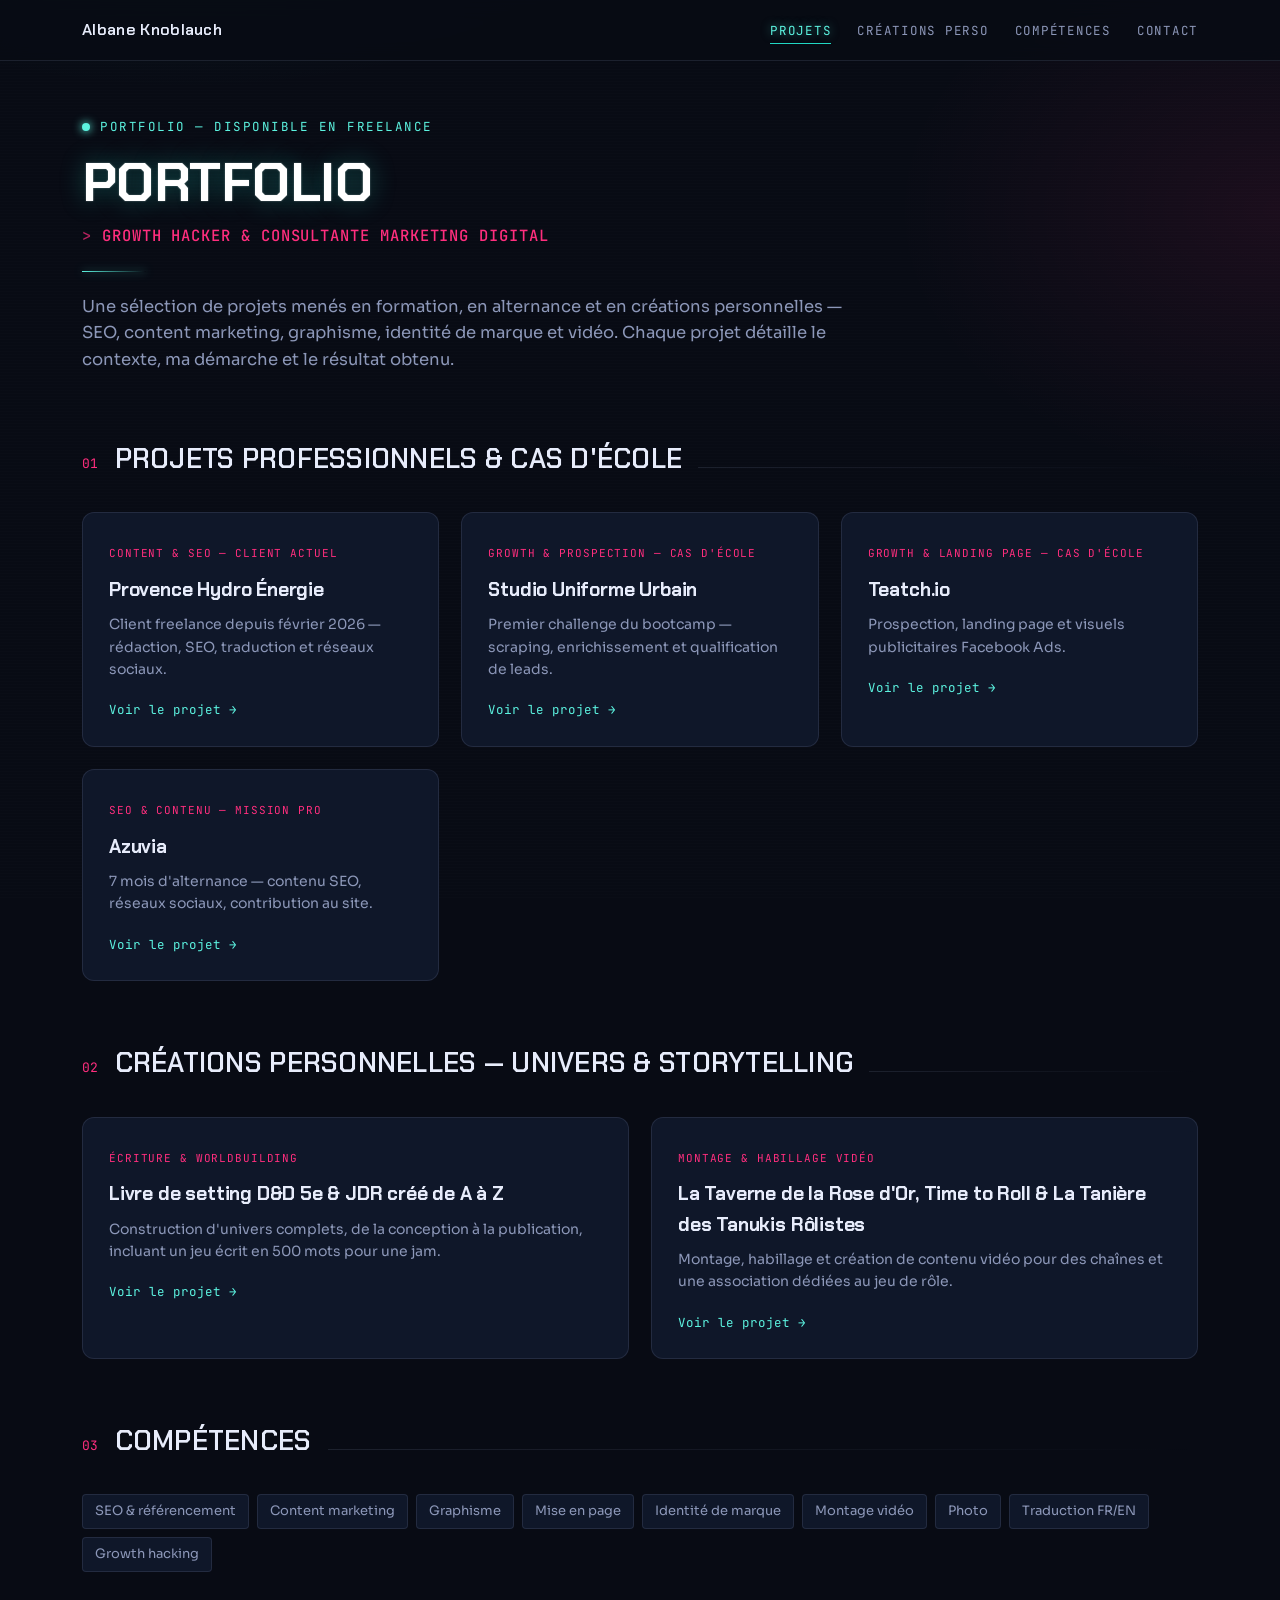
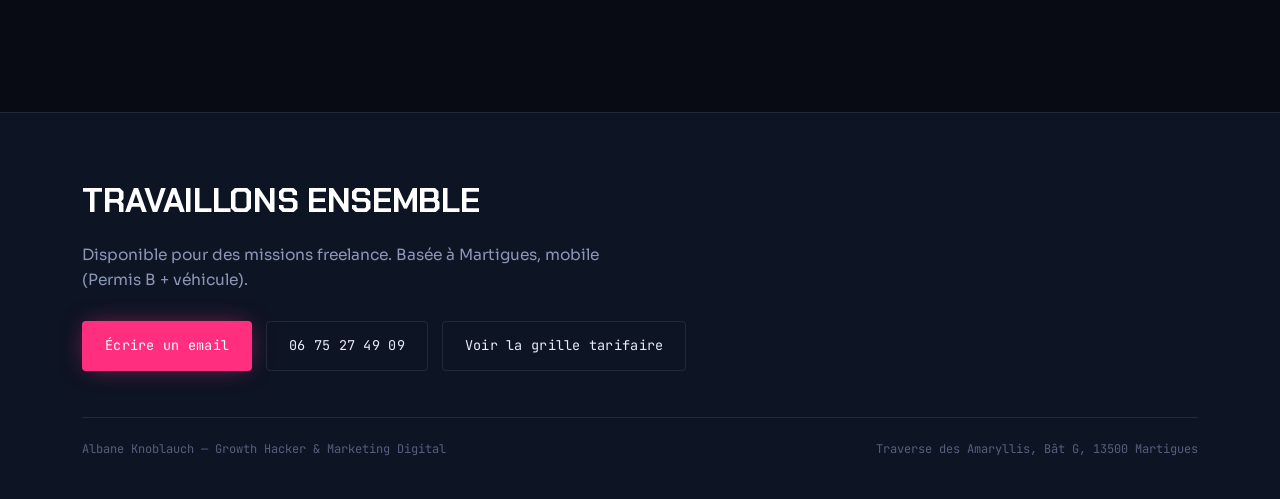
<file: index.html>
<!DOCTYPE html>
<html lang="fr">
<head>
<meta charset="UTF-8">
<meta name="viewport" content="width=device-width, initial-scale=1.0">
<title>Albane Knoblauch — Portfolio</title>
<link rel="preconnect" href="https://fonts.googleapis.com">
<link rel="preconnect" href="https://fonts.gstatic.com" crossorigin>
<link href="https://fonts.googleapis.com/css2?family=Chakra+Petch:wght@400;500;600;700&family=Sora:wght@400;500;600;700;800&family=JetBrains+Mono:wght@400;500;600&display=swap" rel="stylesheet">
<link rel="stylesheet" href="styles.css">
</head>
<body>

<nav class="sitenav">
  <div class="sitenav-inner">
    <a class="nav-name" href="index.html">Albane Knoblauch</a>
    <ul class="nav-links">
      <li><a href="#projets" class="active">Projets</a></li>
      <li><a href="#creations">Créations perso</a></li>
      <li><a href="#competences">Compétences</a></li>
      <li><a href="#contact">Contact</a></li>
    </ul>
  </div>
</nav>

<div class="shell">

  <header class="reveal" style="margin-bottom:64px;">
    <div class="eyebrow"><span class="status-dot"></span>Portfolio — Disponible en freelance</div>
    <h1 class="name">Portfolio</h1>
    <div class="role">Growth Hacker &amp; Consultante Marketing Digital</div>
    <div class="hero-rule"></div>
    <p class="bio">Une sélection de projets menés en formation, en alternance et en créations personnelles — SEO, content marketing, graphisme, identité de marque et vidéo. Chaque projet détaille le contexte, ma démarche et le résultat obtenu.</p>
  </header>

  <section class="section" id="projets">
    <div class="section-head reveal">
      <span class="section-num mono">01</span>
      <h2>Projets professionnels &amp; cas d'école</h2>
      <span class="section-line"></span>
    </div>
    <div class="project-grid reveal">

      <a class="project-card" href="projets/provence-hydro-energie.html">
        <span class="tag">Content &amp; SEO — Client actuel</span>
        <h3>Provence Hydro Énergie</h3>
        <p>Client freelance depuis février 2026 — rédaction, SEO, traduction et réseaux sociaux.</p>
        <span class="arrow">Voir le projet →</span>
      </a>

      <a class="project-card" href="projets/studio-uniforme-urbain.html">
        <span class="tag">Growth &amp; prospection — Cas d'école</span>
        <h3>Studio Uniforme Urbain</h3>
        <p>Premier challenge du bootcamp — scraping, enrichissement et qualification de leads.</p>
        <span class="arrow">Voir le projet →</span>
      </a>

      <a class="project-card" href="projets/teach-io.html">
        <span class="tag">Growth &amp; landing page — Cas d'école</span>
        <h3>Teatch.io</h3>
        <p>Prospection, landing page et visuels publicitaires Facebook Ads.</p>
        <span class="arrow">Voir le projet →</span>
      </a>

      <a class="project-card" href="projets/azuvia.html">
        <span class="tag">SEO &amp; contenu — Mission pro</span>
        <h3>Azuvia</h3>
        <p>7 mois d'alternance — contenu SEO, réseaux sociaux, contribution au site.</p>
        <span class="arrow">Voir le projet →</span>
      </a>

    </div>
  </section>

  <section class="section" id="creations">
    <div class="section-head reveal">
      <span class="section-num mono">02</span>
      <h2>Créations personnelles — univers &amp; storytelling</h2>
      <span class="section-line"></span>
    </div>
    <div class="project-grid reveal">

      <a class="project-card" href="projets/jdr-univers.html">
        <span class="tag">Écriture &amp; worldbuilding</span>
        <h3>Livre de setting D&amp;D 5e &amp; JDR créé de A à Z</h3>
        <p>Construction d'univers complets, de la conception à la publication, incluant un jeu écrit en 500 mots pour une jam.</p>
        <span class="arrow">Voir le projet →</span>
      </a>

      <a class="project-card" href="projets/video-jdr.html">
        <span class="tag">Montage &amp; habillage vidéo</span>
        <h3>La Taverne de la Rose d'Or, Time to Roll &amp; La Tanière des Tanukis Rôlistes</h3>
        <p>Montage, habillage et création de contenu vidéo pour des chaînes et une association dédiées au jeu de rôle.</p>
        <span class="arrow">Voir le projet →</span>
      </a>

    </div>
  </section>

  <section class="section" id="competences">
    <div class="section-head reveal">
      <span class="section-num mono">03</span>
      <h2>Compétences</h2>
      <span class="section-line"></span>
    </div>
    <div class="pill-list reveal">
      <span class="pill">SEO &amp; référencement</span>
      <span class="pill">Content marketing</span>
      <span class="pill">Graphisme</span>
      <span class="pill">Mise en page</span>
      <span class="pill">Identité de marque</span>
      <span class="pill">Montage vidéo</span>
      <span class="pill">Photo</span>
      <span class="pill">Traduction FR/EN</span>
      <span class="pill">Growth hacking</span>
    </div>
  </section>

</div>

<footer id="contact">
  <div class="footer-inner">
    <h2>Travaillons ensemble</h2>
    <p class="lead">Disponible pour des missions freelance. Basée à Martigues, mobile (Permis B + véhicule).</p>
    <div class="footer-actions">
      <a class="btn btn-primary" href="mailto:albane.lobreau@gmail.com">Écrire un email</a>
      <a class="btn btn-ghost" href="tel:+33675274909">06 75 27 49 09</a>
      <a class="btn btn-ghost" href="[LIEN_GRILLE_TARIFAIRE]">Voir la grille tarifaire</a>
    </div>
    <div class="footer-bottom">
      <span>Albane Knoblauch — Growth Hacker &amp; Marketing Digital</span>
      <span>Traverse des Amaryllis, Bât G, 13500 Martigues</span>
    </div>
  </div>
</footer>

<script>
const revealEls = document.querySelectorAll('.reveal');
if('IntersectionObserver' in window){
  const io = new IntersectionObserver((entries)=>{
    entries.forEach(e=>{ if(e.isIntersecting){ e.target.classList.add('in-view'); io.unobserve(e.target); } });
  }, {threshold:0.12});
  revealEls.forEach(el=> io.observe(el));
} else {
  revealEls.forEach(el=> el.classList.add('in-view'));
}
</script>
</body>
</html>
</file>
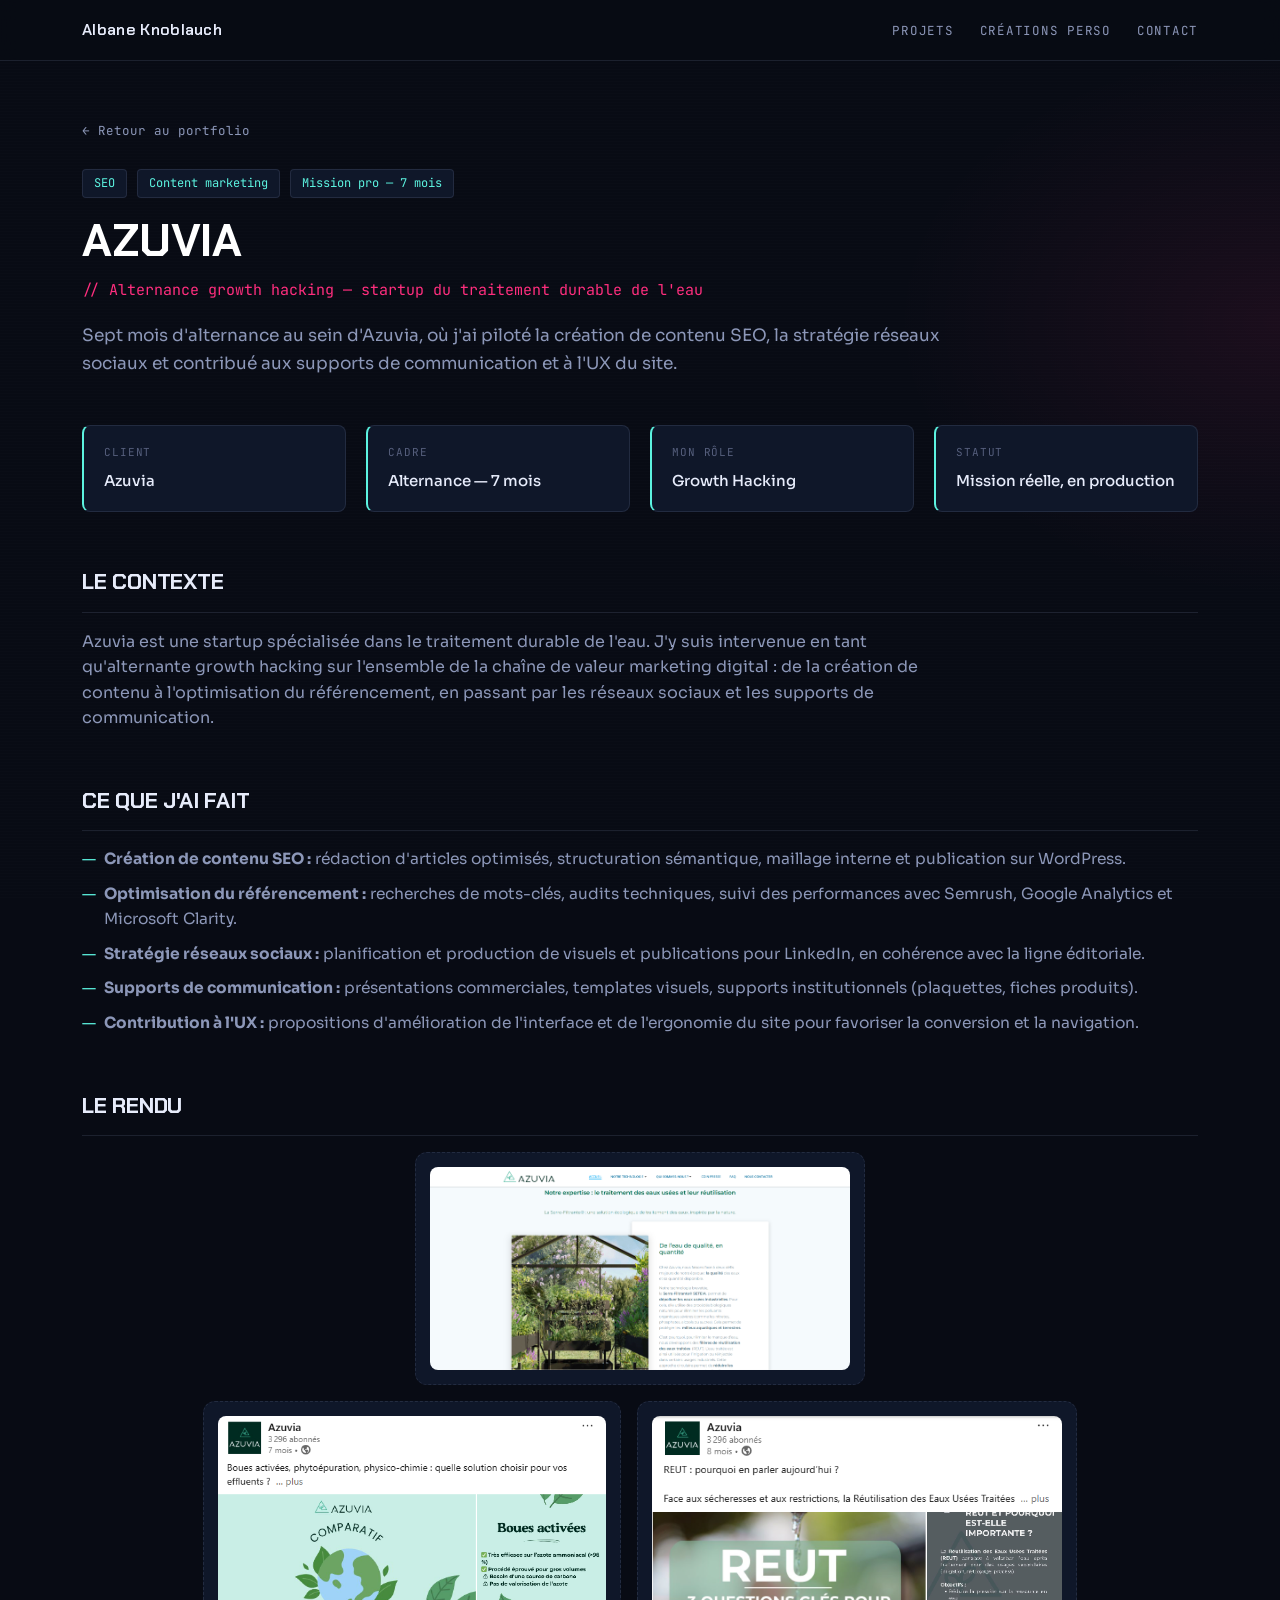
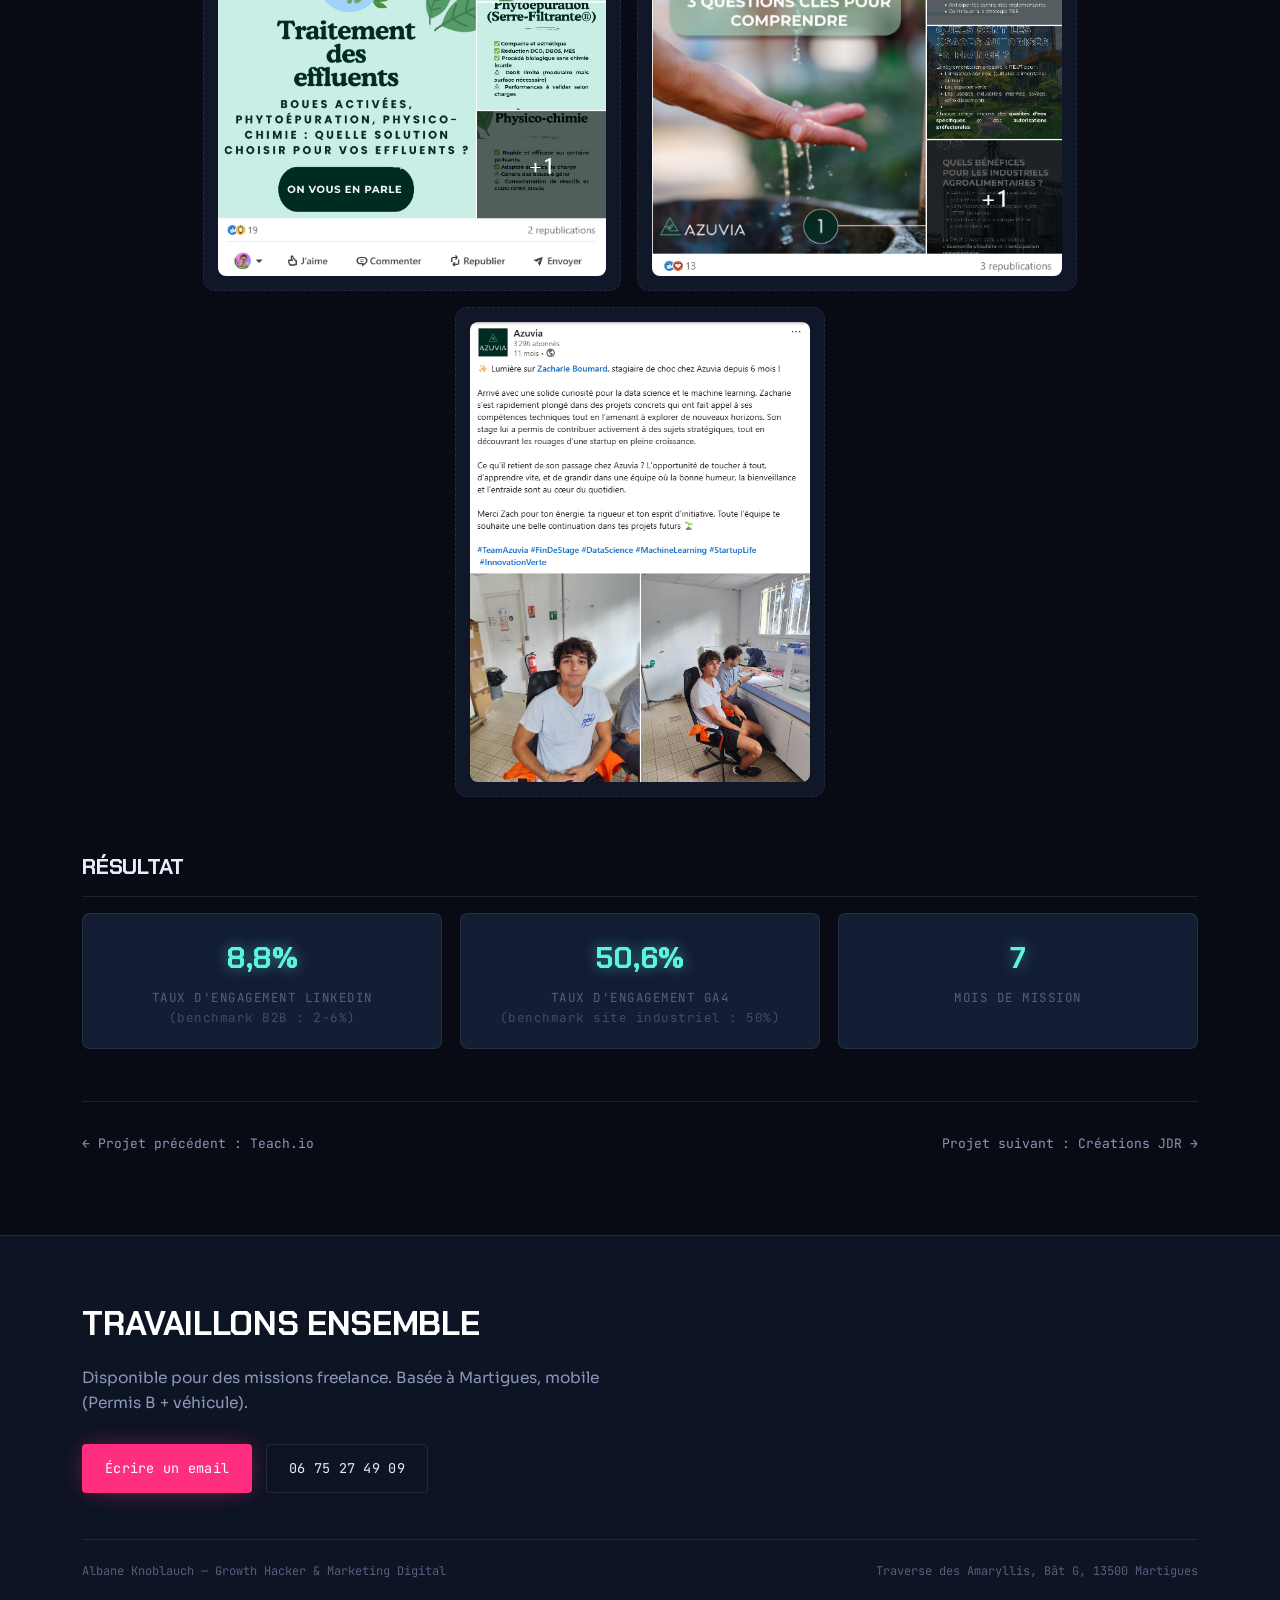
<file: projets/azuvia.html>
<!DOCTYPE html>
<html lang="fr">
<head>
<meta charset="UTF-8">
<meta name="viewport" content="width=device-width, initial-scale=1.0">
<title>Azuvia — Albane Knoblauch</title>
<link rel="preconnect" href="https://fonts.googleapis.com">
<link rel="preconnect" href="https://fonts.gstatic.com" crossorigin>
<link href="https://fonts.googleapis.com/css2?family=Chakra+Petch:wght@400;500;600;700&family=Sora:wght@400;500;600;700;800&family=JetBrains+Mono:wght@400;500;600&display=swap" rel="stylesheet">
<link rel="stylesheet" href="../styles.css">
</head>
<body>

<nav class="sitenav">
  <div class="sitenav-inner">
    <a class="nav-name" href="../index.html">Albane Knoblauch</a>
    <ul class="nav-links">
      <li><a href="../index.html#projets">Projets</a></li>
      <li><a href="../index.html#creations">Créations perso</a></li>
      <li><a href="../index.html#contact">Contact</a></li>
    </ul>
  </div>
</nav>

<div class="shell">

  <a class="back-link reveal" href="../index.html">← Retour au portfolio</a>

  <header class="project-hero reveal">
    <div class="project-meta">
      <span class="meta-tag">SEO</span>
      <span class="meta-tag">Content marketing</span>
      <span class="meta-tag">Mission pro — 7 mois</span>
    </div>
    <h1 class="project-title">Azuvia</h1>
    <div class="project-sub">// Alternance growth hacking — startup du traitement durable de l'eau</div>
    <p class="project-lead">Sept mois d'alternance au sein d'Azuvia, où j'ai piloté la création de contenu SEO, la stratégie réseaux sociaux et contribué aux supports de communication et à l'UX du site.</p>
  </header>

  <div class="brief-grid reveal">
    <div class="brief-card">
      <div class="label">Client</div>
      <div class="value">Azuvia</div>
    </div>
    <div class="brief-card">
      <div class="label">Cadre</div>
      <div class="value">Alternance — 7 mois</div>
    </div>
    <div class="brief-card">
      <div class="label">Mon rôle</div>
      <div class="value">Growth Hacking</div>
    </div>
    <div class="brief-card">
      <div class="label">Statut</div>
      <div class="value">Mission réelle, en production</div>
    </div>
  </div>

  <section class="block reveal">
    <h2>Le contexte</h2>
    <p>Azuvia est une startup spécialisée dans le traitement durable de l'eau. J'y suis intervenue en tant qu'alternante growth hacking sur l'ensemble de la chaîne de valeur marketing digital : de la création de contenu à l'optimisation du référencement, en passant par les réseaux sociaux et les supports de communication.</p>
  </section>

  <section class="block reveal">
    <h2>Ce que j'ai fait</h2>
    <ul>
      <li><strong>Création de contenu SEO :</strong> rédaction d'articles optimisés, structuration sémantique, maillage interne et publication sur WordPress.</li>
      <li><strong>Optimisation du référencement :</strong> recherches de mots-clés, audits techniques, suivi des performances avec Semrush, Google Analytics et Microsoft Clarity.</li>
      <li><strong>Stratégie réseaux sociaux :</strong> planification et production de visuels et publications pour LinkedIn, en cohérence avec la ligne éditoriale.</li>
      <li><strong>Supports de communication :</strong> présentations commerciales, templates visuels, supports institutionnels (plaquettes, fiches produits).</li>
      <li><strong>Contribution à l'UX :</strong> propositions d'amélioration de l'interface et de l'ergonomie du site pour favoriser la conversion et la navigation.</li>
    </ul>
  </section>

  <section class="block reveal">
    <h2>Le rendu</h2>
    <div class="media-frame"><img src="img/azuvia-site.png" alt="Page du site Azuvia, expertise traitement des eaux usées"></div>
    <div class="media-row">
      <div class="media-frame"><img src="img/azuvia-linkedin-comparatif.png" alt="Post LinkedIn Azuvia — comparatif traitement des effluents"></div>
      <div class="media-frame"><img src="img/azuvia-linkedin-reut.png" alt="Post LinkedIn Azuvia — REUT, réutilisation des eaux usées traitées"></div>
      <div class="media-frame"><img src="img/azuvia-linkedin-stagiaire.png" alt="Post LinkedIn Azuvia — mise en lumière d'un stagiaire"></div>
    </div>
  </section>

  <section class="block reveal">
    <h2>Résultat</h2>
    <div class="result-grid">
      <div class="result-card">
        <div class="num">8,8%</div>
        <div class="lbl">Taux d'engagement LinkedIn<br><span style="font-weight:400; text-transform:none; opacity:0.7;">(benchmark B2B : 2-6%)</span></div>
      </div>
      <div class="result-card">
        <div class="num">50,6%</div>
        <div class="lbl">Taux d'engagement GA4<br><span style="font-weight:400; text-transform:none; opacity:0.7;">(benchmark site industriel : 50%)</span></div>
      </div>
      <div class="result-card">
        <div class="num">7</div>
        <div class="lbl">Mois de mission</div>
      </div>
    </div>
  </section>

  <nav class="project-nav reveal">
    <a href="teach-io.html">← Projet précédent : Teach.io</a>
    <a href="jdr-univers.html">Projet suivant : Créations JDR →</a>
  </nav>

</div>

<footer id="contact">
  <div class="footer-inner">
    <h2>Travaillons ensemble</h2>
    <p class="lead">Disponible pour des missions freelance. Basée à Martigues, mobile (Permis B + véhicule).</p>
    <div class="footer-actions">
      <a class="btn btn-primary" href="mailto:albane.lobreau@gmail.com">Écrire un email</a>
      <a class="btn btn-ghost" href="tel:+33675274909">06 75 27 49 09</a>
    </div>
    <div class="footer-bottom">
      <span>Albane Knoblauch — Growth Hacker &amp; Marketing Digital</span>
      <span>Traverse des Amaryllis, Bât G, 13500 Martigues</span>
    </div>
  </div>
</footer>

<script>
const revealEls = document.querySelectorAll('.reveal');
if('IntersectionObserver' in window){
  const io = new IntersectionObserver((entries)=>{
    entries.forEach(e=>{ if(e.isIntersecting){ e.target.classList.add('in-view'); io.unobserve(e.target); } });
  }, {threshold:0.12});
  revealEls.forEach(el=> io.observe(el));
} else {
  revealEls.forEach(el=> el.classList.add('in-view'));
}
</script>
</body>
</html>
</file>
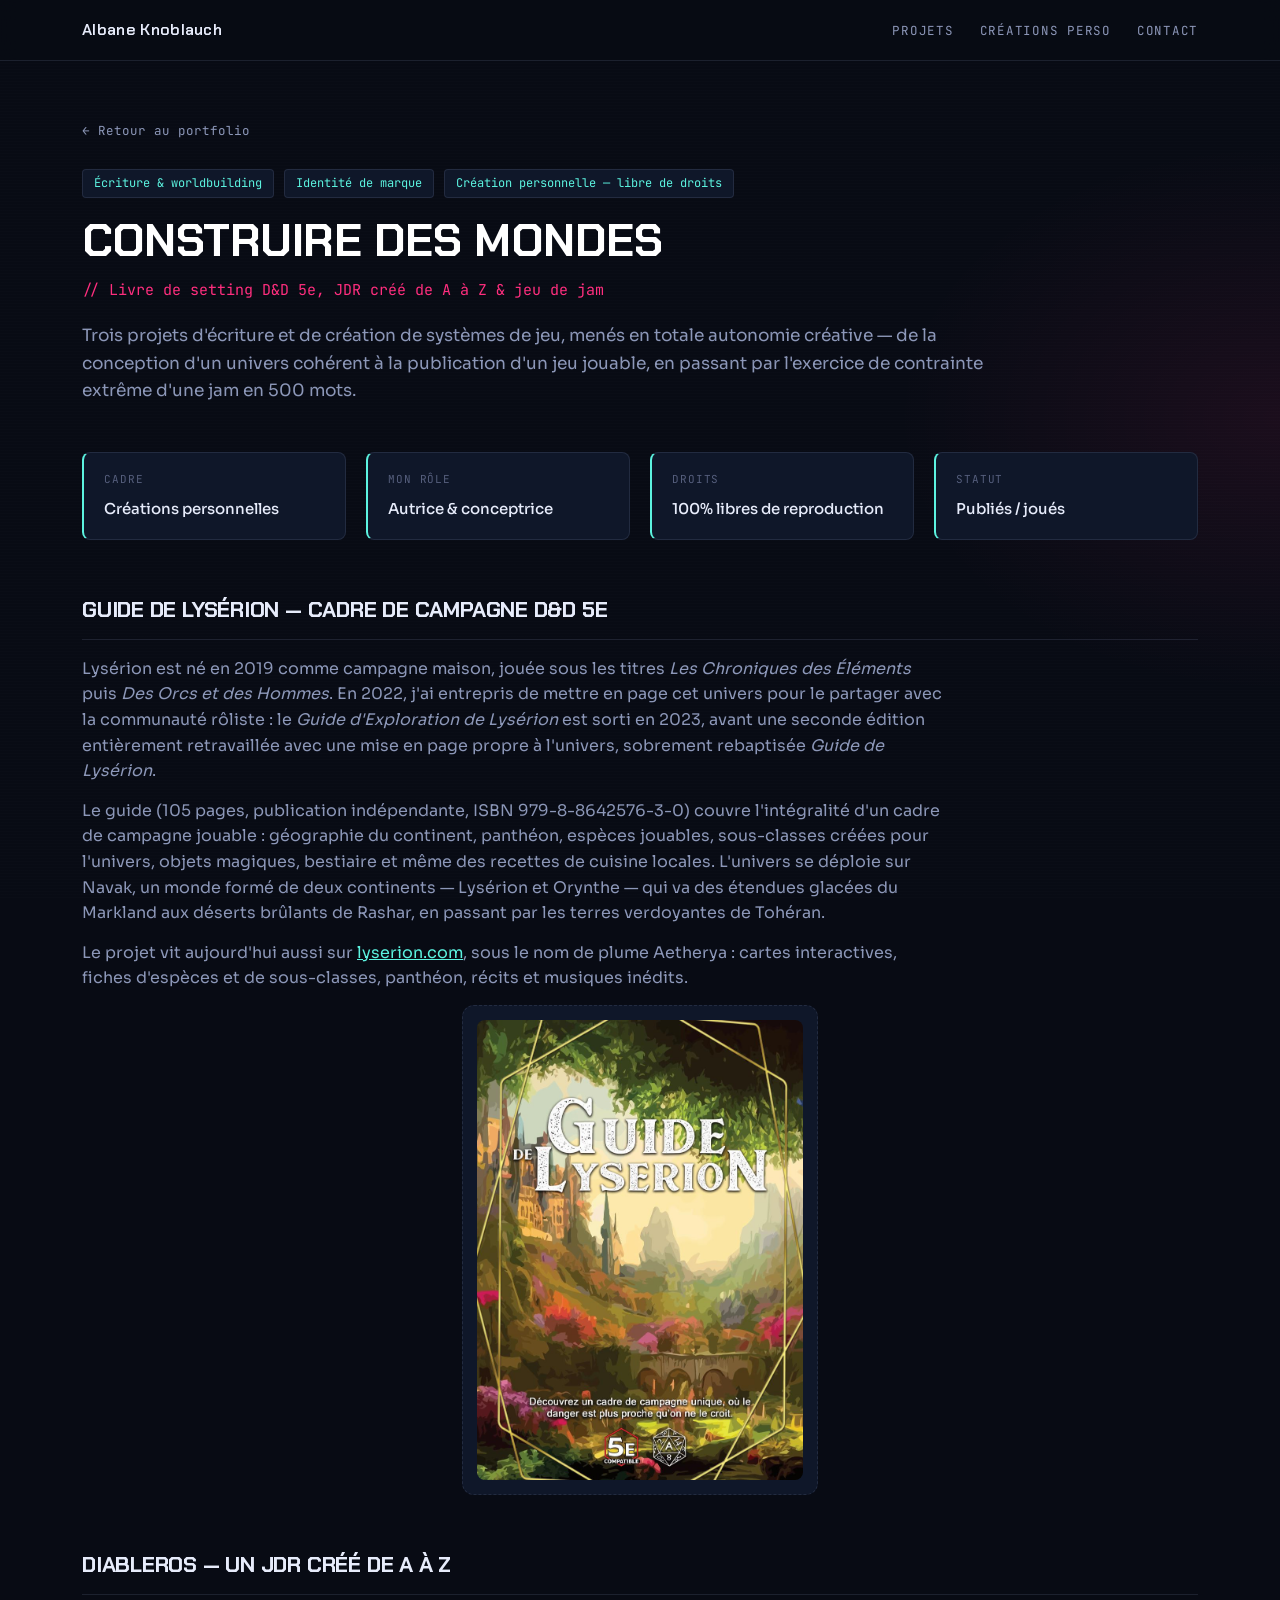
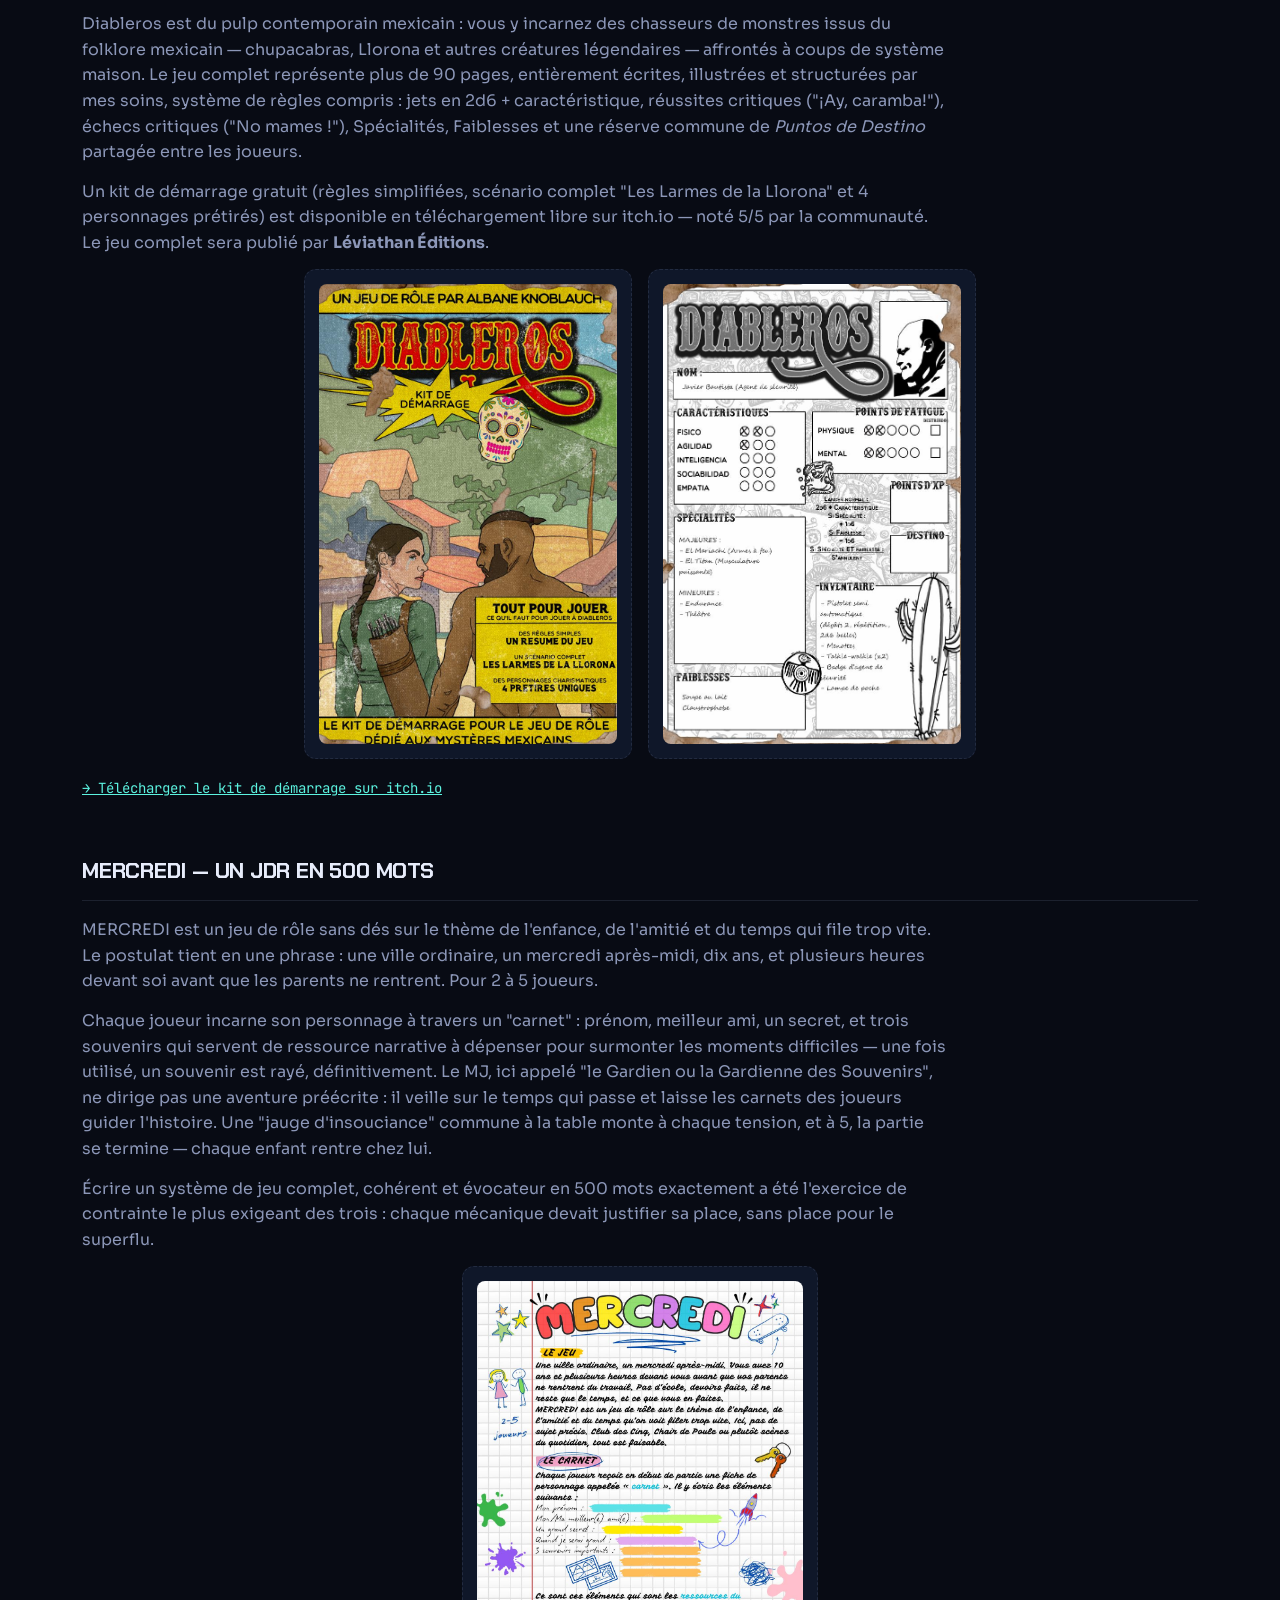
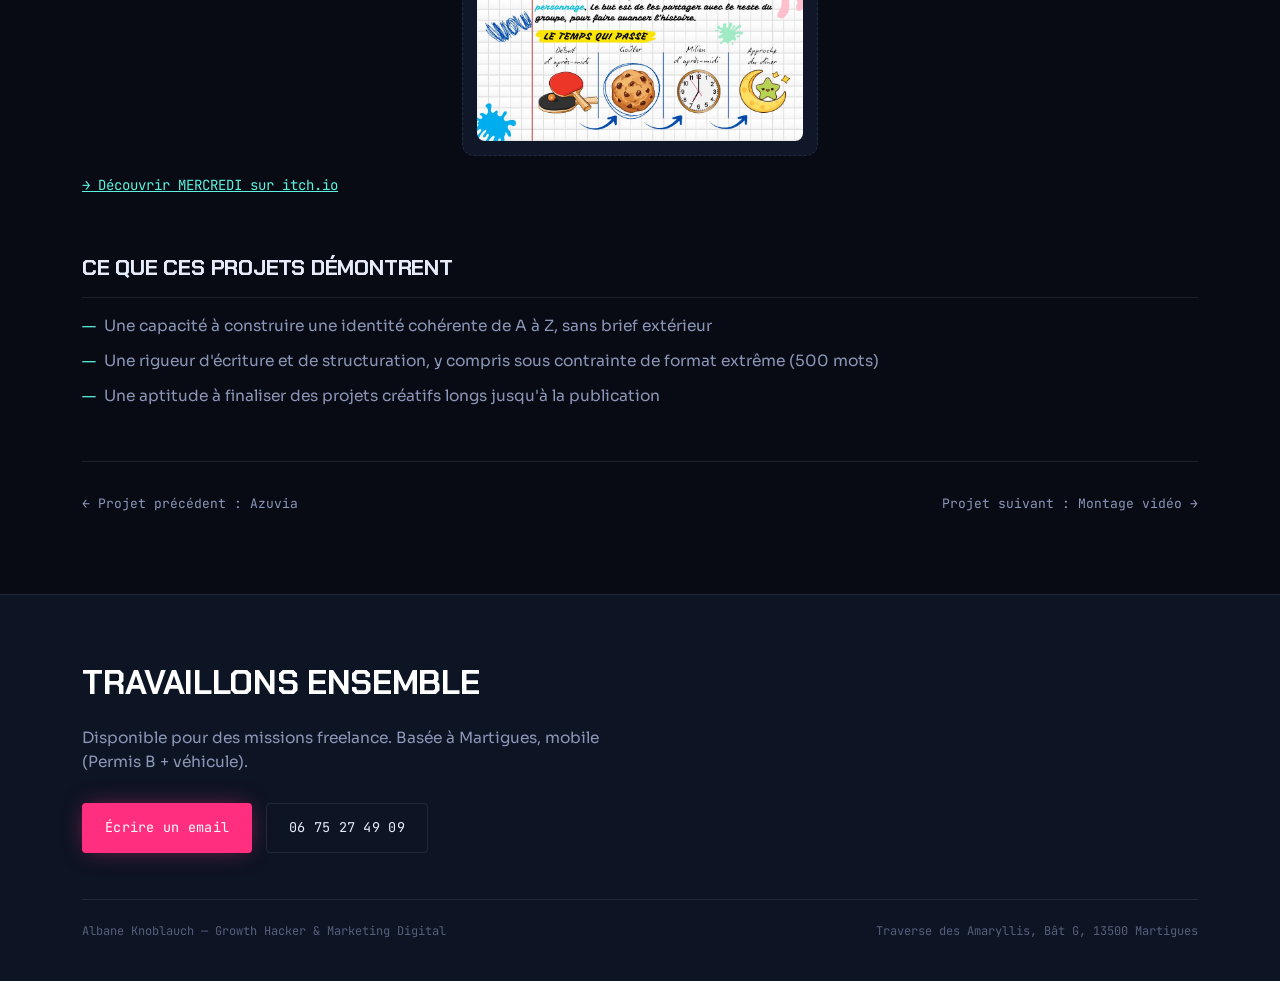
<file: projets/jdr-univers.html>
<!DOCTYPE html>
<html lang="fr">
<head>
<meta charset="UTF-8">
<meta name="viewport" content="width=device-width, initial-scale=1.0">
<title>Créations JDR — Albane Knoblauch</title>
<link rel="preconnect" href="https://fonts.googleapis.com">
<link rel="preconnect" href="https://fonts.gstatic.com" crossorigin>
<link href="https://fonts.googleapis.com/css2?family=Chakra+Petch:wght@400;500;600;700&family=Sora:wght@400;500;600;700;800&family=JetBrains+Mono:wght@400;500;600&display=swap" rel="stylesheet">
<link rel="stylesheet" href="../styles.css">
</head>
<body>

<nav class="sitenav">
  <div class="sitenav-inner">
    <a class="nav-name" href="../index.html">Albane Knoblauch</a>
    <ul class="nav-links">
      <li><a href="../index.html#projets">Projets</a></li>
      <li><a href="../index.html#creations">Créations perso</a></li>
      <li><a href="../index.html#contact">Contact</a></li>
    </ul>
  </div>
</nav>

<div class="shell">

  <a class="back-link reveal" href="../index.html">← Retour au portfolio</a>

  <header class="project-hero reveal">
    <div class="project-meta">
      <span class="meta-tag">Écriture &amp; worldbuilding</span>
      <span class="meta-tag">Identité de marque</span>
      <span class="meta-tag">Création personnelle — libre de droits</span>
    </div>
    <h1 class="project-title">Construire des mondes</h1>
    <div class="project-sub">// Livre de setting D&amp;D 5e, JDR créé de A à Z &amp; jeu de jam</div>
    <p class="project-lead">Trois projets d'écriture et de création de systèmes de jeu, menés en totale autonomie créative — de la conception d'un univers cohérent à la publication d'un jeu jouable, en passant par l'exercice de contrainte extrême d'une jam en 500 mots.</p>
  </header>

  <div class="brief-grid reveal">
    <div class="brief-card">
      <div class="label">Cadre</div>
      <div class="value">Créations personnelles</div>
    </div>
    <div class="brief-card">
      <div class="label">Mon rôle</div>
      <div class="value">Autrice &amp; conceptrice</div>
    </div>
    <div class="brief-card">
      <div class="label">Droits</div>
      <div class="value">100% libres de reproduction</div>
    </div>
    <div class="brief-card">
      <div class="label">Statut</div>
      <div class="value">Publiés / joués</div>
    </div>
  </div>

  <section class="block reveal">
    <h2>Guide de Lysérion — cadre de campagne D&amp;D 5e</h2>
    <p>Lysérion est né en 2019 comme campagne maison, jouée sous les titres <em>Les Chroniques des Éléments</em> puis <em>Des Orcs et des Hommes</em>. En 2022, j'ai entrepris de mettre en page cet univers pour le partager avec la communauté rôliste : le <em>Guide d'Exploration de Lysérion</em> est sorti en 2023, avant une seconde édition entièrement retravaillée avec une mise en page propre à l'univers, sobrement rebaptisée <em>Guide de Lysérion</em>.</p>
    <p>Le guide (105 pages, publication indépendante, ISBN 979-8-8642576-3-0) couvre l'intégralité d'un cadre de campagne jouable : géographie du continent, panthéon, espèces jouables, sous-classes créées pour l'univers, objets magiques, bestiaire et même des recettes de cuisine locales. L'univers se déploie sur Navak, un monde formé de deux continents — Lysérion et Orynthe — qui va des étendues glacées du Markland aux déserts brûlants de Rashar, en passant par les terres verdoyantes de Tohéran.</p>
    <p>Le projet vit aujourd'hui aussi sur <a href="https://www.lyserion.com" target="_blank" rel="noopener" style="color:var(--teal-bright);">lyserion.com</a>, sous le nom de plume Aetherya : cartes interactives, fiches d'espèces et de sous-classes, panthéon, récits et musiques inédits.</p>
    <div class="media-frame"><img src="img/lyserion-couverture.jpg" alt="Couverture du Guide de Lysérion"></div>
  </section>

  <section class="block reveal">
    <h2>Diableros — un JDR créé de A à Z</h2>
    <p>Diableros est du pulp contemporain mexicain : vous y incarnez des chasseurs de monstres issus du folklore mexicain — chupacabras, Llorona et autres créatures légendaires — affrontés à coups de système maison. Le jeu complet représente plus de 90 pages, entièrement écrites, illustrées et structurées par mes soins, système de règles compris : jets en 2d6 + caractéristique, réussites critiques ("¡Ay, caramba!"), échecs critiques ("No mames !"), Spécialités, Faiblesses et une réserve commune de <em>Puntos de Destino</em> partagée entre les joueurs.</p>
    <p>Un kit de démarrage gratuit (règles simplifiées, scénario complet "Les Larmes de la Llorona" et 4 personnages prétirés) est disponible en téléchargement libre sur itch.io — noté 5/5 par la communauté. Le jeu complet sera publié par <strong>Léviathan Éditions</strong>.</p>
    <div class="media-row">
      <div class="media-frame"><img src="img/diableros-couverture.jpg" alt="Couverture du kit de démarrage Diableros"></div>
      <div class="media-frame"><img src="img/diableros-pretire.jpg" alt="Fiche de personnage prétiré — Diableros"></div>
    </div>
    <p style="margin-top:8px;"><a href="https://aetheryattr.itch.io/diableros-kit-de-demarrage" target="_blank" rel="noopener" style="color:var(--teal-bright); font-family:'JetBrains Mono', monospace; font-size:14px;">→ Télécharger le kit de démarrage sur itch.io</a></p>
  </section>

  <section class="block reveal">
    <h2>MERCREDI — un JDR en 500 mots</h2>
    <p>MERCREDI est un jeu de rôle sans dés sur le thème de l'enfance, de l'amitié et du temps qui file trop vite. Le postulat tient en une phrase : une ville ordinaire, un mercredi après-midi, dix ans, et plusieurs heures devant soi avant que les parents ne rentrent. Pour 2 à 5 joueurs.</p>
    <p>Chaque joueur incarne son personnage à travers un "carnet" : prénom, meilleur ami, un secret, et trois souvenirs qui servent de ressource narrative à dépenser pour surmonter les moments difficiles — une fois utilisé, un souvenir est rayé, définitivement. Le MJ, ici appelé "le Gardien ou la Gardienne des Souvenirs", ne dirige pas une aventure préécrite : il veille sur le temps qui passe et laisse les carnets des joueurs guider l'histoire. Une "jauge d'insouciance" commune à la table monte à chaque tension, et à 5, la partie se termine — chaque enfant rentre chez lui.</p>
    <p>Écrire un système de jeu complet, cohérent et évocateur en 500 mots exactement a été l'exercice de contrainte le plus exigeant des trois : chaque mécanique devait justifier sa place, sans place pour le superflu.</p>
    <div class="media-frame"><img src="img/mercredi-couverture.jpg" alt="Couverture du jeu MERCREDI"></div>
    <p style="margin-top:8px;"><a href="https://aetheryattr.itch.io/mercredi" target="_blank" rel="noopener" style="color:var(--teal-bright); font-family:'JetBrains Mono', monospace; font-size:14px;">→ Découvrir MERCREDI sur itch.io</a></p>
  </section>

  <section class="block reveal">
    <h2>Ce que ces projets démontrent</h2>
    <ul>
      <li>Une capacité à construire une identité cohérente de A à Z, sans brief extérieur</li>
      <li>Une rigueur d'écriture et de structuration, y compris sous contrainte de format extrême (500 mots)</li>
      <li>Une aptitude à finaliser des projets créatifs longs jusqu'à la publication</li>
    </ul>
  </section>

  <nav class="project-nav reveal">
    <a href="azuvia.html">← Projet précédent : Azuvia</a>
    <a href="video-jdr.html">Projet suivant : Montage vidéo →</a>
  </nav>

</div>

<footer id="contact">
  <div class="footer-inner">
    <h2>Travaillons ensemble</h2>
    <p class="lead">Disponible pour des missions freelance. Basée à Martigues, mobile (Permis B + véhicule).</p>
    <div class="footer-actions">
      <a class="btn btn-primary" href="mailto:albane.lobreau@gmail.com">Écrire un email</a>
      <a class="btn btn-ghost" href="tel:+33675274909">06 75 27 49 09</a>
    </div>
    <div class="footer-bottom">
      <span>Albane Knoblauch — Growth Hacker &amp; Marketing Digital</span>
      <span>Traverse des Amaryllis, Bât G, 13500 Martigues</span>
    </div>
  </div>
</footer>

<script>
const revealEls = document.querySelectorAll('.reveal');
if('IntersectionObserver' in window){
  const io = new IntersectionObserver((entries)=>{
    entries.forEach(e=>{ if(e.isIntersecting){ e.target.classList.add('in-view'); io.unobserve(e.target); } });
  }, {threshold:0.12});
  revealEls.forEach(el=> io.observe(el));
} else {
  revealEls.forEach(el=> el.classList.add('in-view'));
}
</script>
</body>
</html>
</file>
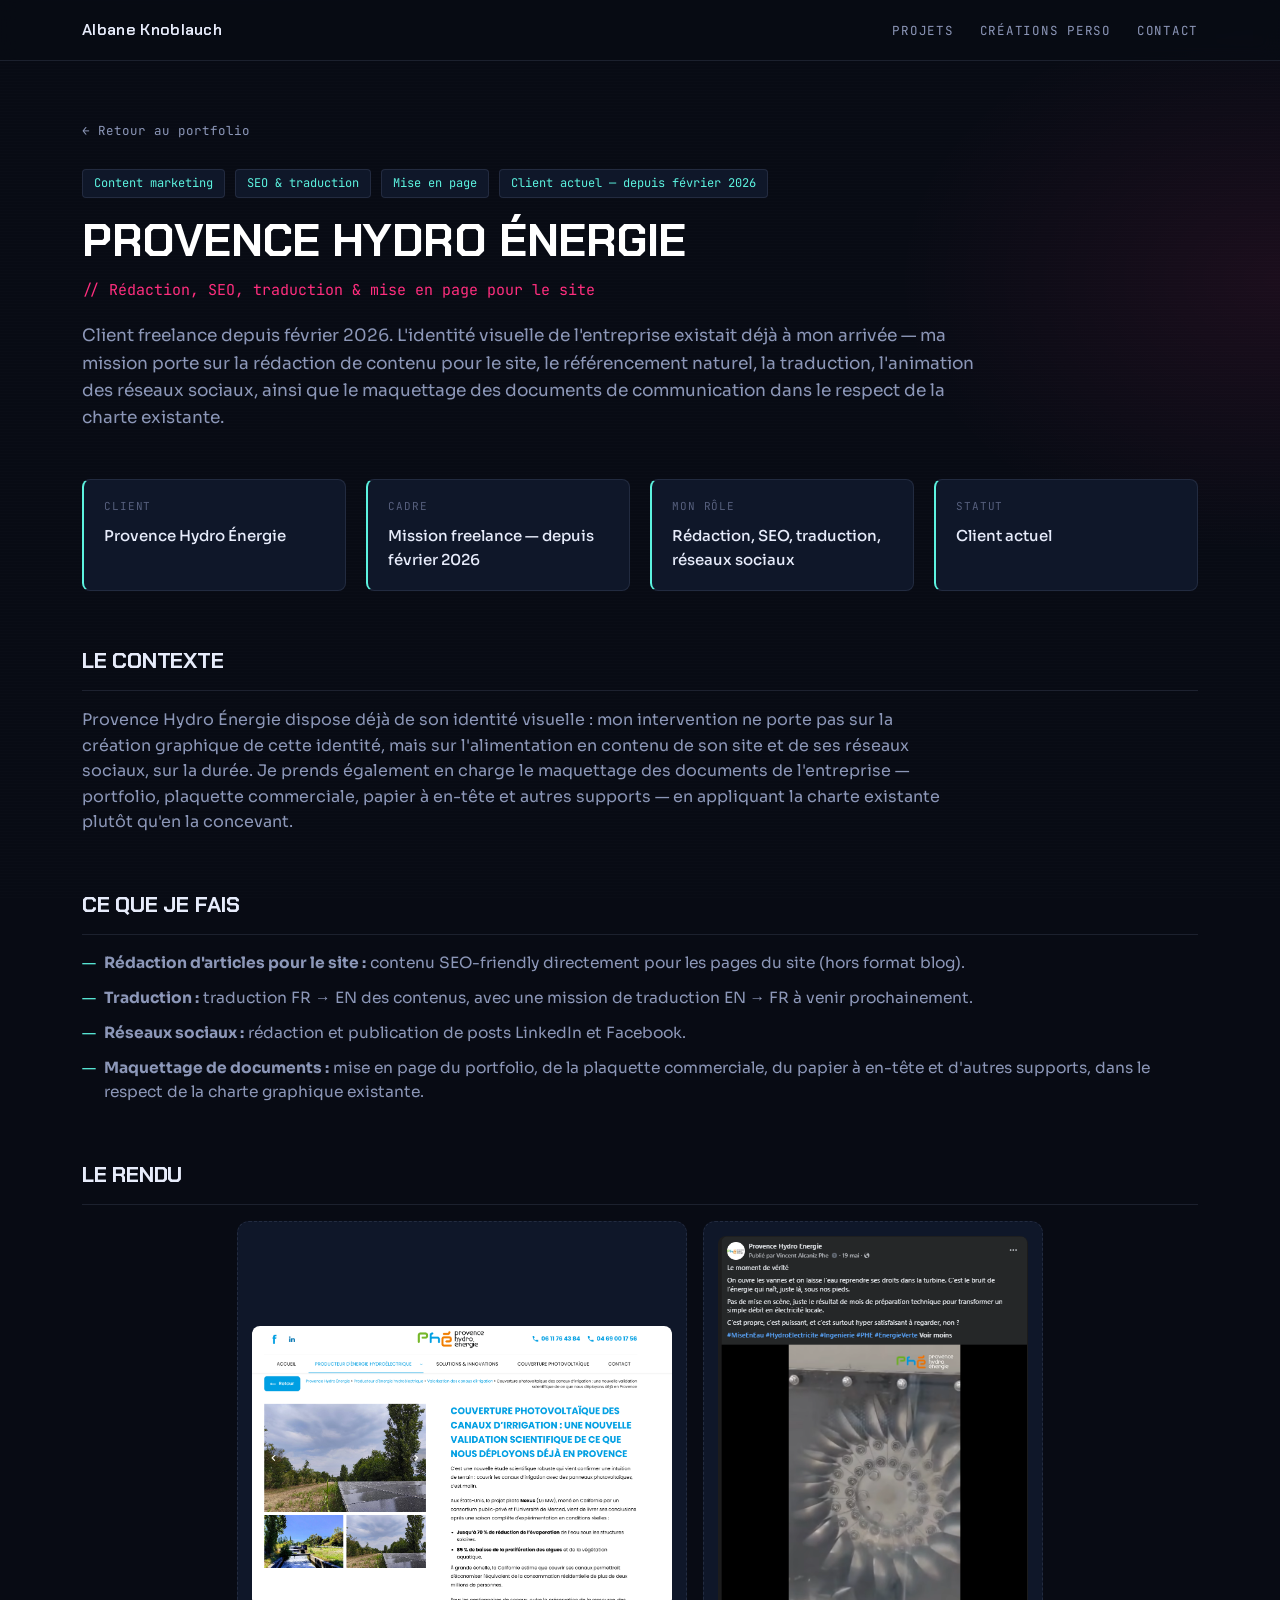
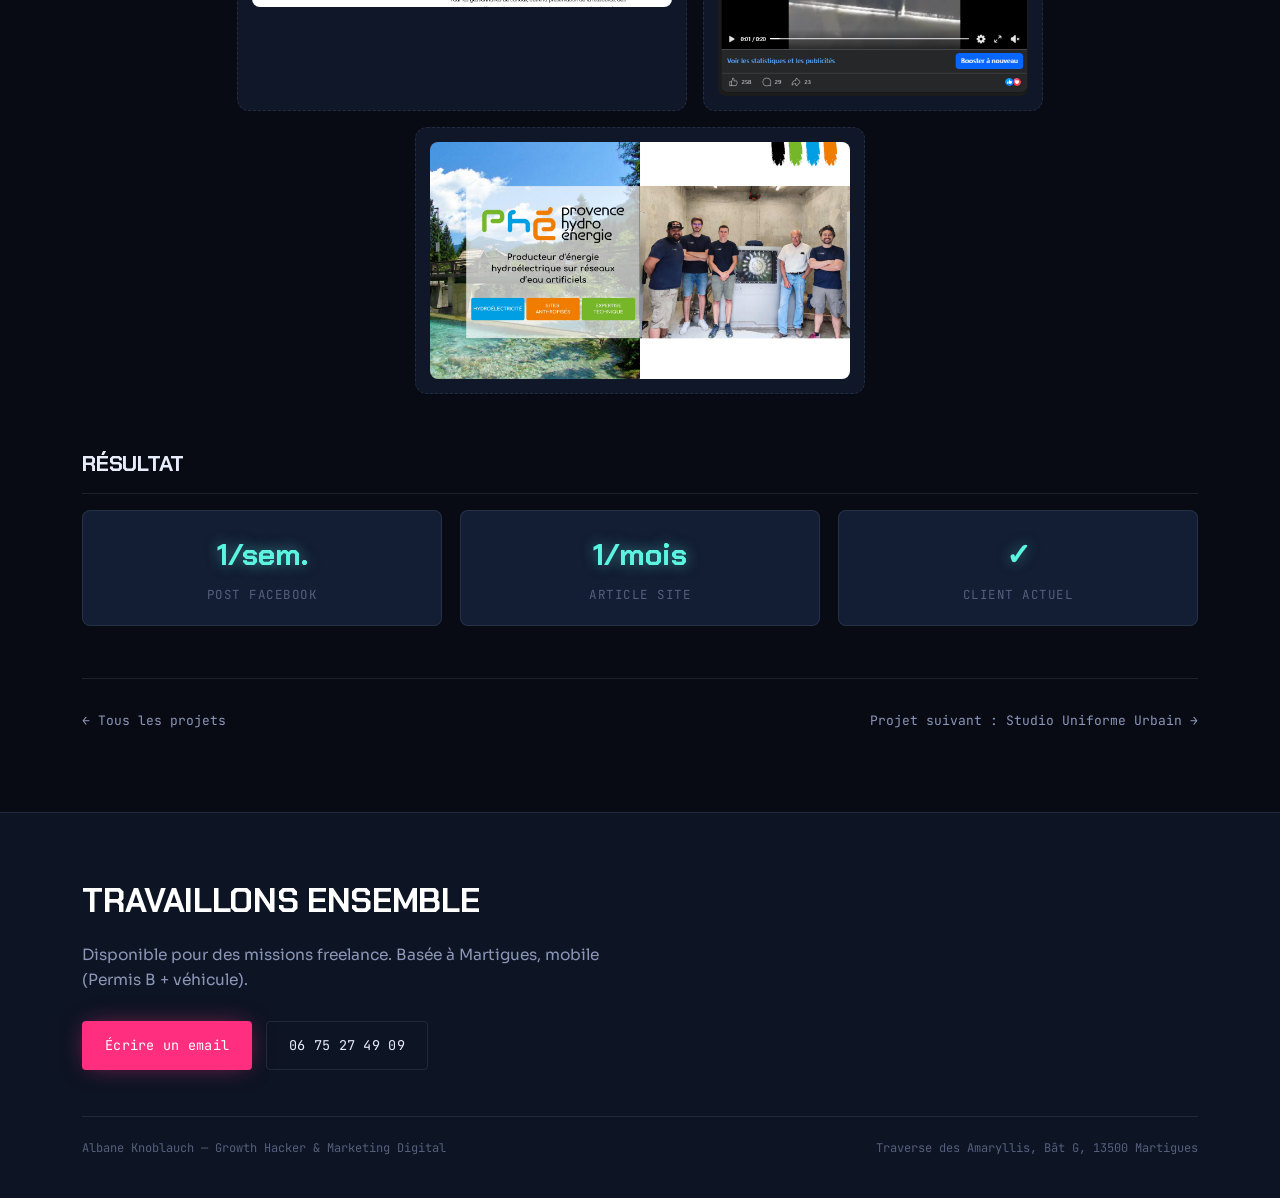
<file: projets/provence-hydro-energie.html>
<!DOCTYPE html>
<html lang="fr">
<head>
<meta charset="UTF-8">
<meta name="viewport" content="width=device-width, initial-scale=1.0">
<title>Provence Hydro Énergie — Albane Knoblauch</title>
<link rel="preconnect" href="https://fonts.googleapis.com">
<link rel="preconnect" href="https://fonts.gstatic.com" crossorigin>
<link href="https://fonts.googleapis.com/css2?family=Chakra+Petch:wght@400;500;600;700&family=Sora:wght@400;500;600;700;800&family=JetBrains+Mono:wght@400;500;600&display=swap" rel="stylesheet">
<link rel="stylesheet" href="../styles.css">
</head>
<body>

<nav class="sitenav">
  <div class="sitenav-inner">
    <a class="nav-name" href="../index.html">Albane Knoblauch</a>
    <ul class="nav-links">
      <li><a href="../index.html#projets">Projets</a></li>
      <li><a href="../index.html#creations">Créations perso</a></li>
      <li><a href="../index.html#contact">Contact</a></li>
    </ul>
  </div>
</nav>

<div class="shell">

  <a class="back-link reveal" href="../index.html">← Retour au portfolio</a>

  <header class="project-hero reveal">
    <div class="project-meta">
      <span class="meta-tag">Content marketing</span>
      <span class="meta-tag">SEO &amp; traduction</span>
      <span class="meta-tag">Mise en page</span>
      <span class="meta-tag">Client actuel — depuis février 2026</span>
    </div>
    <h1 class="project-title">Provence Hydro Énergie</h1>
    <div class="project-sub">// Rédaction, SEO, traduction &amp; mise en page pour le site</div>
    <p class="project-lead">Client freelance depuis février 2026. L'identité visuelle de l'entreprise existait déjà à mon arrivée — ma mission porte sur la rédaction de contenu pour le site, le référencement naturel, la traduction, l'animation des réseaux sociaux, ainsi que le maquettage des documents de communication dans le respect de la charte existante.</p>
  </header>

  <div class="brief-grid reveal">
    <div class="brief-card">
      <div class="label">Client</div>
      <div class="value">Provence Hydro Énergie</div>
    </div>
    <div class="brief-card">
      <div class="label">Cadre</div>
      <div class="value">Mission freelance — depuis février 2026</div>
    </div>
    <div class="brief-card">
      <div class="label">Mon rôle</div>
      <div class="value">Rédaction, SEO, traduction, réseaux sociaux</div>
    </div>
    <div class="brief-card">
      <div class="label">Statut</div>
      <div class="value">Client actuel</div>
    </div>
  </div>

  <section class="block reveal">
    <h2>Le contexte</h2>
    <p>Provence Hydro Énergie dispose déjà de son identité visuelle : mon intervention ne porte pas sur la création graphique de cette identité, mais sur l'alimentation en contenu de son site et de ses réseaux sociaux, sur la durée. Je prends également en charge le maquettage des documents de l'entreprise — portfolio, plaquette commerciale, papier à en-tête et autres supports — en appliquant la charte existante plutôt qu'en la concevant.</p>
  </section>

  <section class="block reveal">
    <h2>Ce que je fais</h2>
    <ul>
      <li><strong>Rédaction d'articles pour le site :</strong> contenu SEO-friendly directement pour les pages du site (hors format blog).</li>
      <li><strong>Traduction :</strong> traduction FR → EN des contenus, avec une mission de traduction EN → FR à venir prochainement.</li>
      <li><strong>Réseaux sociaux :</strong> rédaction et publication de posts LinkedIn et Facebook.</li>
      <li><strong>Maquettage de documents :</strong> mise en page du portfolio, de la plaquette commerciale, du papier à en-tête et d'autres supports, dans le respect de la charte graphique existante.</li>
    </ul>
  </section>

  <section class="block reveal">
    <h2>Le rendu</h2>
    <div class="media-row">
      <div class="media-frame">
        <img src="img/phe-article-photovoltaique.png" alt="Article du site Provence Hydro Énergie sur la couverture photovoltaïque des canaux d'irrigation">
      </div>
      <div class="media-frame">
        <img src="img/phe-facebook-post.png" alt="Post Facebook Provence Hydro Énergie">
      </div>
    </div>
    <div class="media-frame">
      <img src="img/phe-plaquette-couverture.jpg" alt="Couverture de la plaquette Provence Hydro Énergie">
    </div>
  </section>

  <section class="block reveal">
    <h2>Résultat</h2>
    <div class="result-grid">
      <div class="result-card">
        <div class="num">1/sem.</div>
        <div class="lbl">Post Facebook</div>
      </div>
      <div class="result-card">
        <div class="num">1/mois</div>
        <div class="lbl">Article site</div>
      </div>
      <div class="result-card">
        <div class="num">✓</div>
        <div class="lbl">Client actuel</div>
      </div>
    </div>
  </section>

  <nav class="project-nav reveal">
    <a href="../index.html#projets">← Tous les projets</a>
    <a href="studio-uniforme-urbain.html">Projet suivant : Studio Uniforme Urbain →</a>
  </nav>

</div>

<footer id="contact">
  <div class="footer-inner">
    <h2>Travaillons ensemble</h2>
    <p class="lead">Disponible pour des missions freelance. Basée à Martigues, mobile (Permis B + véhicule).</p>
    <div class="footer-actions">
      <a class="btn btn-primary" href="mailto:albane.lobreau@gmail.com">Écrire un email</a>
      <a class="btn btn-ghost" href="tel:+33675274909">06 75 27 49 09</a>
    </div>
    <div class="footer-bottom">
      <span>Albane Knoblauch — Growth Hacker &amp; Marketing Digital</span>
      <span>Traverse des Amaryllis, Bât G, 13500 Martigues</span>
    </div>
  </div>
</footer>

<script>
const revealEls = document.querySelectorAll('.reveal');
if('IntersectionObserver' in window){
  const io = new IntersectionObserver((entries)=>{
    entries.forEach(e=>{ if(e.isIntersecting){ e.target.classList.add('in-view'); io.unobserve(e.target); } });
  }, {threshold:0.12});
  revealEls.forEach(el=> io.observe(el));
} else {
  revealEls.forEach(el=> el.classList.add('in-view'));
}
</script>
</body>
</html>
</file>
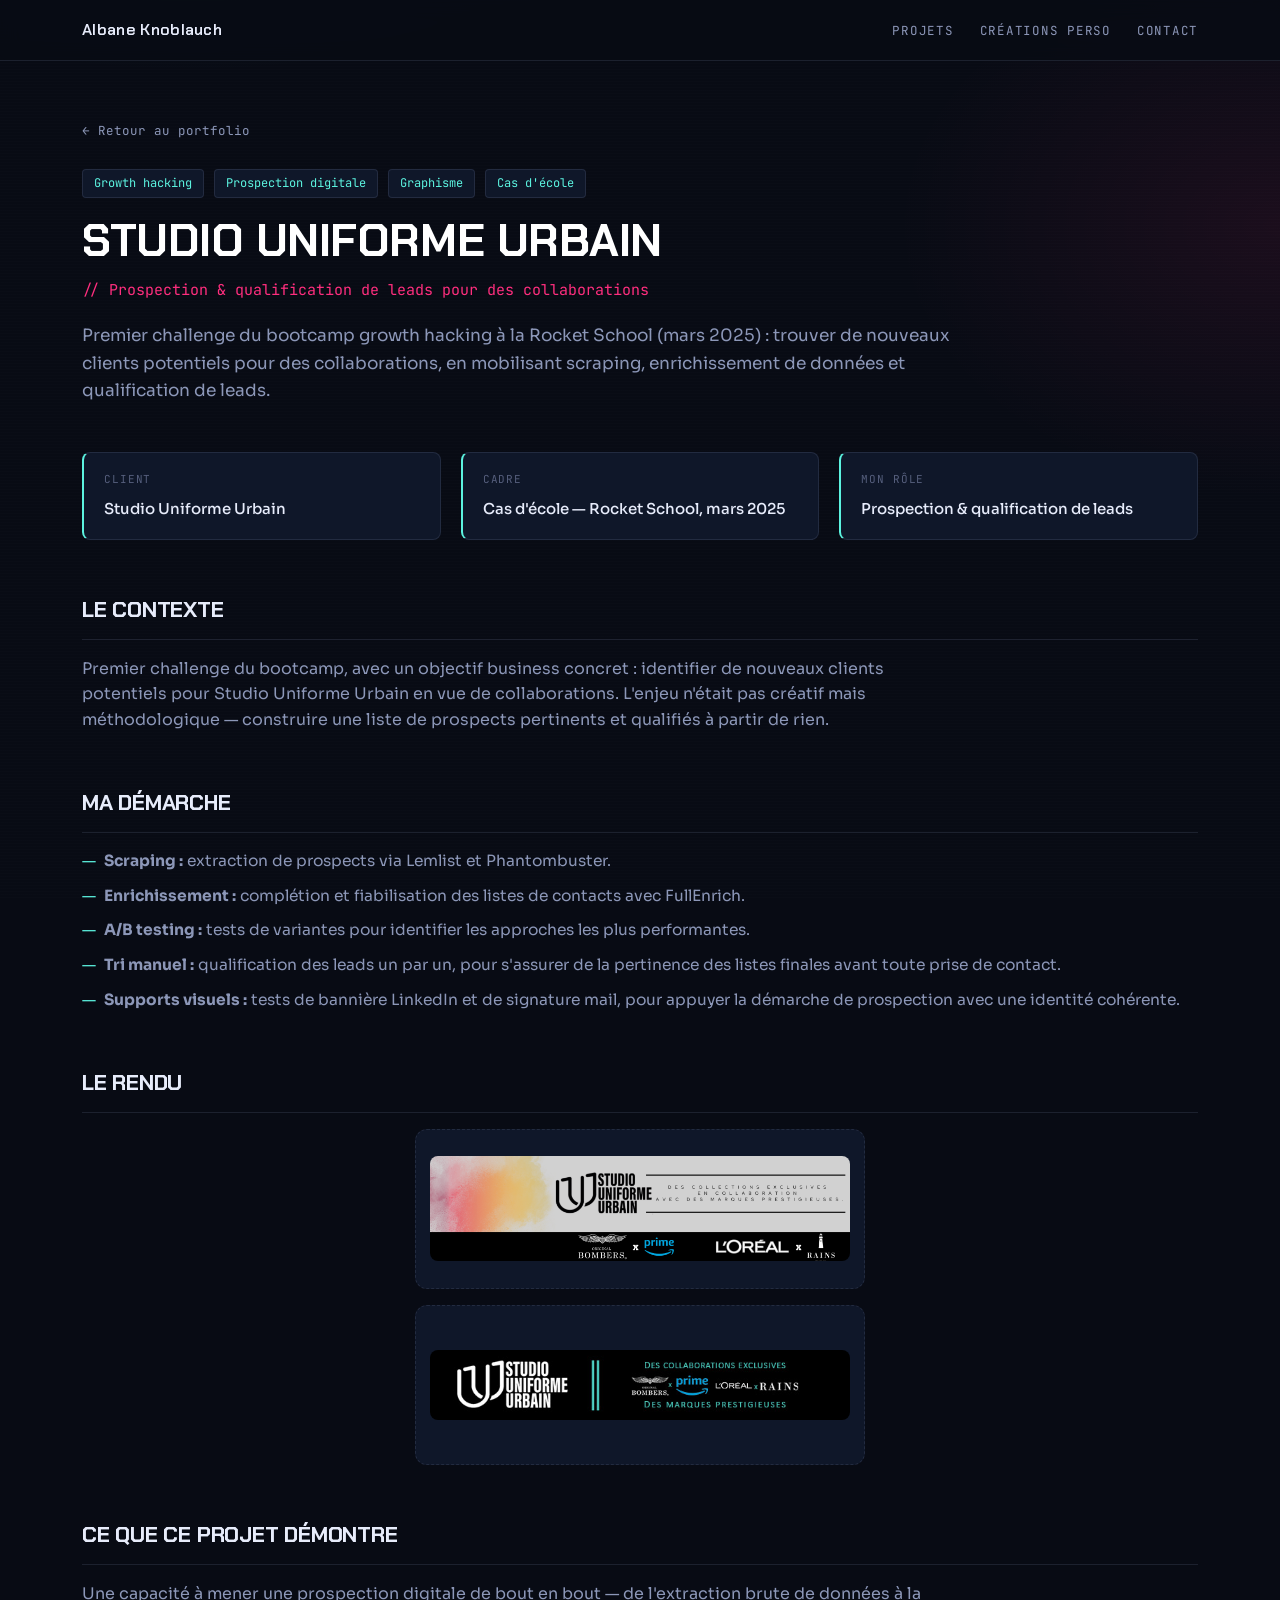
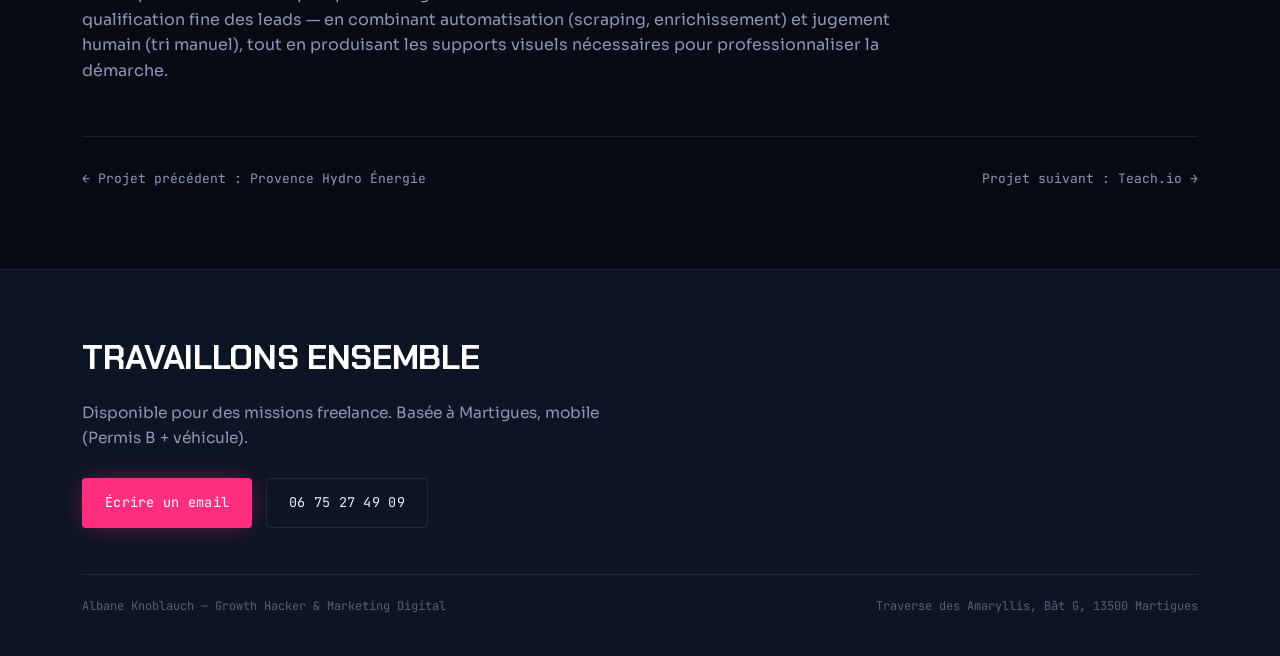
<file: projets/studio-uniforme-urbain.html>
<!DOCTYPE html>
<html lang="fr">
<head>
<meta charset="UTF-8">
<meta name="viewport" content="width=device-width, initial-scale=1.0">
<title>Studio Uniforme Urbain — Albane Knoblauch</title>
<link rel="preconnect" href="https://fonts.googleapis.com">
<link rel="preconnect" href="https://fonts.gstatic.com" crossorigin>
<link href="https://fonts.googleapis.com/css2?family=Chakra+Petch:wght@400;500;600;700&family=Sora:wght@400;500;600;700;800&family=JetBrains+Mono:wght@400;500;600&display=swap" rel="stylesheet">
<link rel="stylesheet" href="../styles.css">
</head>
<body>

<nav class="sitenav">
  <div class="sitenav-inner">
    <a class="nav-name" href="../index.html">Albane Knoblauch</a>
    <ul class="nav-links">
      <li><a href="../index.html#projets">Projets</a></li>
      <li><a href="../index.html#creations">Créations perso</a></li>
      <li><a href="../index.html#contact">Contact</a></li>
    </ul>
  </div>
</nav>

<div class="shell">

  <a class="back-link reveal" href="../index.html">← Retour au portfolio</a>

  <header class="project-hero reveal">
    <div class="project-meta">
      <span class="meta-tag">Growth hacking</span>
      <span class="meta-tag">Prospection digitale</span>
      <span class="meta-tag">Graphisme</span>
      <span class="meta-tag">Cas d'école</span>
    </div>
    <h1 class="project-title">Studio Uniforme Urbain</h1>
    <div class="project-sub">// Prospection &amp; qualification de leads pour des collaborations</div>
    <p class="project-lead">Premier challenge du bootcamp growth hacking à la Rocket School (mars 2025) : trouver de nouveaux clients potentiels pour des collaborations, en mobilisant scraping, enrichissement de données et qualification de leads.</p>
  </header>

  <div class="brief-grid reveal">
    <div class="brief-card">
      <div class="label">Client</div>
      <div class="value">Studio Uniforme Urbain</div>
    </div>
    <div class="brief-card">
      <div class="label">Cadre</div>
      <div class="value">Cas d'école — Rocket School, mars 2025</div>
    </div>
    <div class="brief-card">
      <div class="label">Mon rôle</div>
      <div class="value">Prospection &amp; qualification de leads</div>
    </div>
  </div>

  <section class="block reveal">
    <h2>Le contexte</h2>
    <p>Premier challenge du bootcamp, avec un objectif business concret : identifier de nouveaux clients potentiels pour Studio Uniforme Urbain en vue de collaborations. L'enjeu n'était pas créatif mais méthodologique — construire une liste de prospects pertinents et qualifiés à partir de rien.</p>
  </section>

  <section class="block reveal">
    <h2>Ma démarche</h2>
    <ul>
      <li><strong>Scraping :</strong> extraction de prospects via Lemlist et Phantombuster.</li>
      <li><strong>Enrichissement :</strong> complétion et fiabilisation des listes de contacts avec FullEnrich.</li>
      <li><strong>A/B testing :</strong> tests de variantes pour identifier les approches les plus performantes.</li>
      <li><strong>Tri manuel :</strong> qualification des leads un par un, pour s'assurer de la pertinence des listes finales avant toute prise de contact.</li>
      <li><strong>Supports visuels :</strong> tests de bannière LinkedIn et de signature mail, pour appuyer la démarche de prospection avec une identité cohérente.</li>
    </ul>
  </section>

  <section class="block reveal">
    <h2>Le rendu</h2>
    <div class="media-frame">
      <img src="img/suu-linkedin-banner.png" alt="Test de bannière LinkedIn pour Studio Uniforme Urbain">
    </div>
    <div class="media-frame">
      <img src="img/suu-signature-mail.jpg" alt="Test de signature mail pour Studio Uniforme Urbain">
    </div>
  </section>

  <section class="block reveal">
    <h2>Ce que ce projet démontre</h2>
    <p>Une capacité à mener une prospection digitale de bout en bout — de l'extraction brute de données à la qualification fine des leads — en combinant automatisation (scraping, enrichissement) et jugement humain (tri manuel), tout en produisant les supports visuels nécessaires pour professionnaliser la démarche.</p>
  </section>

  <nav class="project-nav reveal">
    <a href="provence-hydro-energie.html">← Projet précédent : Provence Hydro Énergie</a>
    <a href="teach-io.html">Projet suivant : Teach.io →</a>
  </nav>

</div>

<footer id="contact">
  <div class="footer-inner">
    <h2>Travaillons ensemble</h2>
    <p class="lead">Disponible pour des missions freelance. Basée à Martigues, mobile (Permis B + véhicule).</p>
    <div class="footer-actions">
      <a class="btn btn-primary" href="mailto:albane.lobreau@gmail.com">Écrire un email</a>
      <a class="btn btn-ghost" href="tel:+33675274909">06 75 27 49 09</a>
    </div>
    <div class="footer-bottom">
      <span>Albane Knoblauch — Growth Hacker &amp; Marketing Digital</span>
      <span>Traverse des Amaryllis, Bât G, 13500 Martigues</span>
    </div>
  </div>
</footer>

<script>
const revealEls = document.querySelectorAll('.reveal');
if('IntersectionObserver' in window){
  const io = new IntersectionObserver((entries)=>{
    entries.forEach(e=>{ if(e.isIntersecting){ e.target.classList.add('in-view'); io.unobserve(e.target); } });
  }, {threshold:0.12});
  revealEls.forEach(el=> io.observe(el));
} else {
  revealEls.forEach(el=> el.classList.add('in-view'));
}
</script>
</body>
</html>
</file>
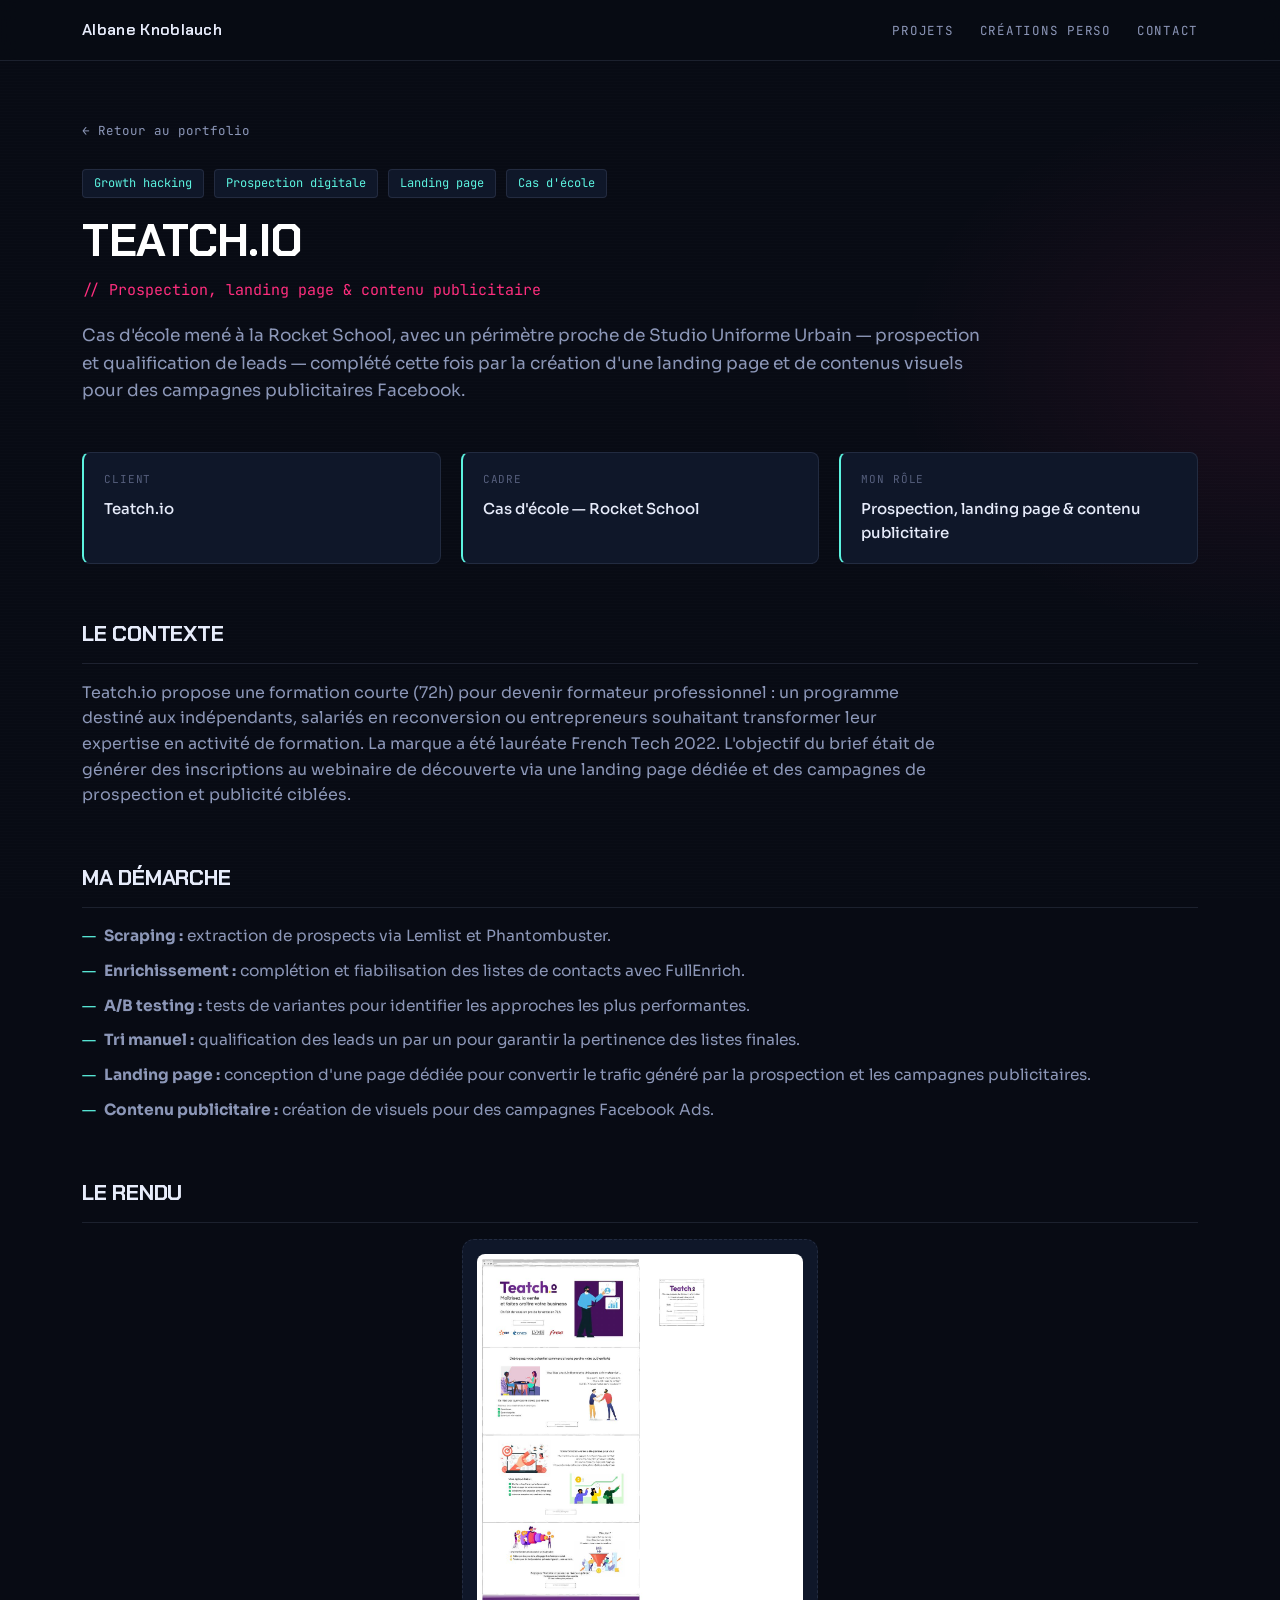
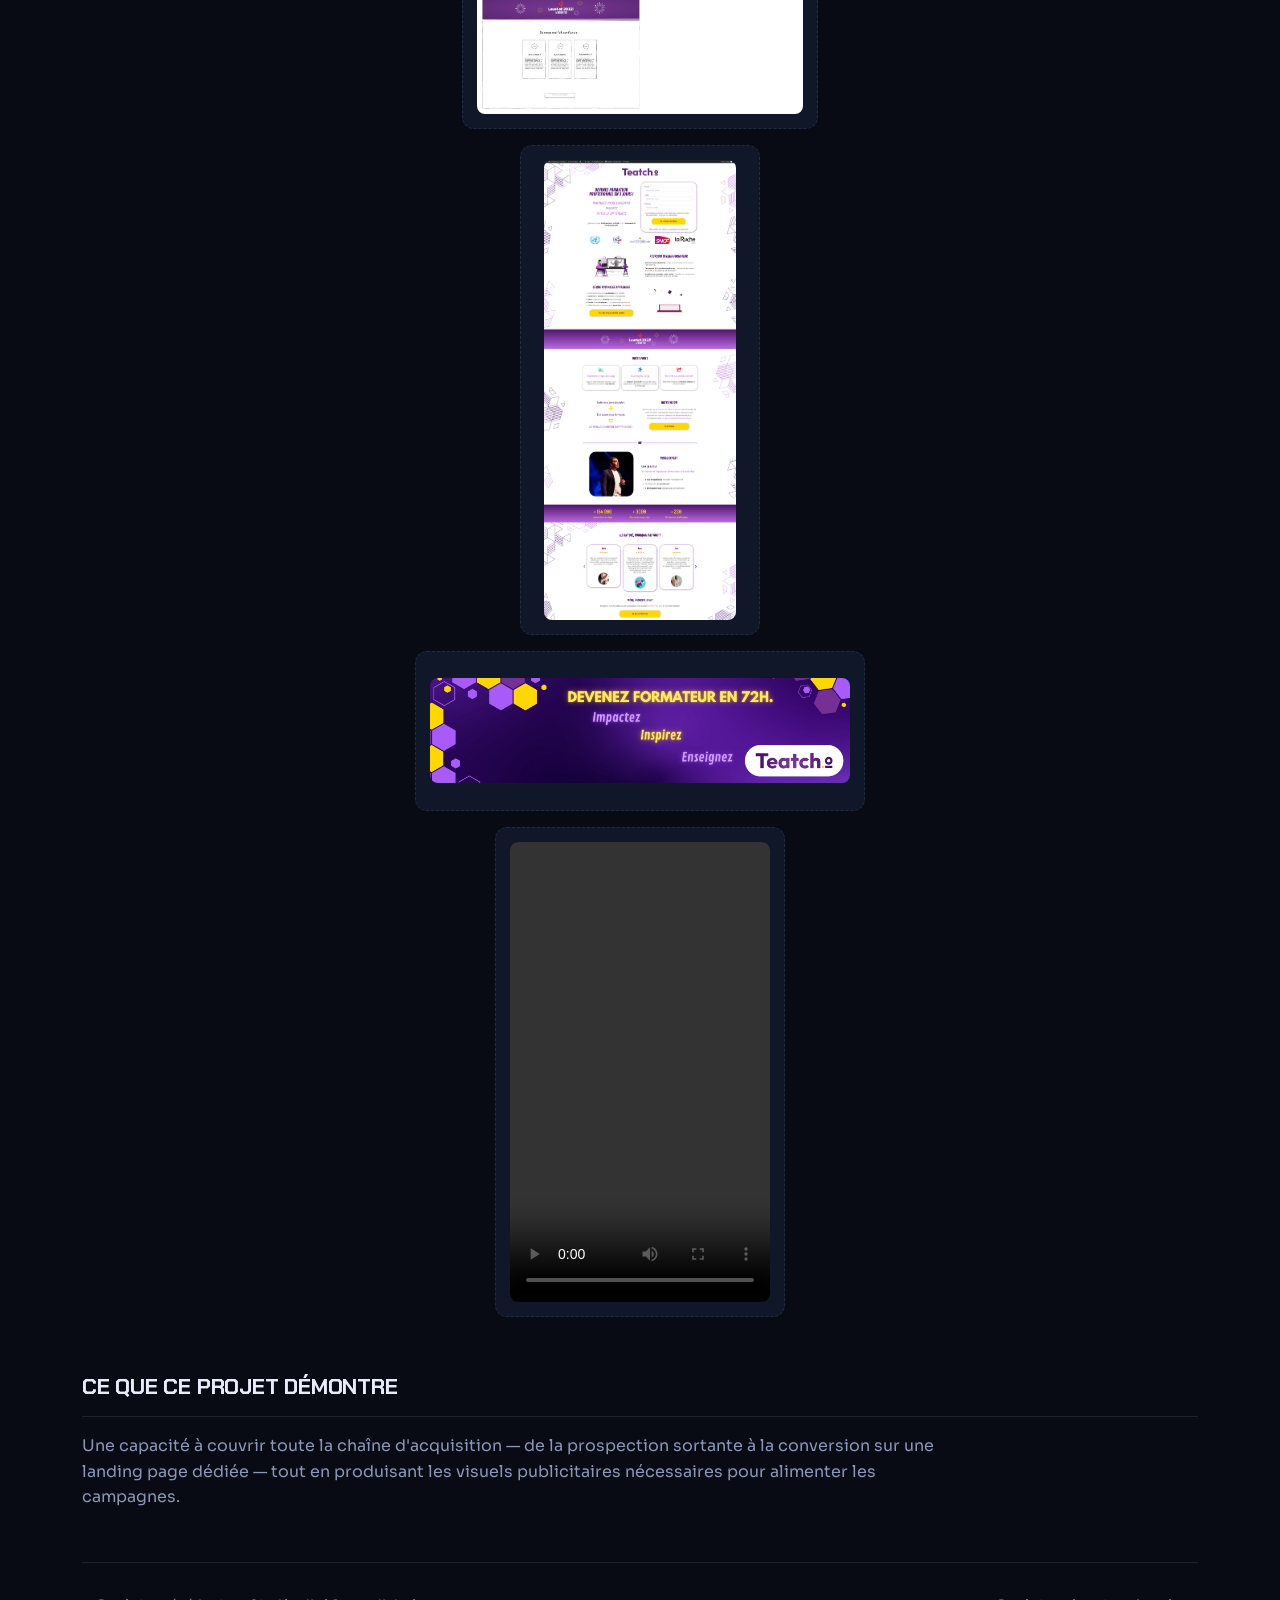
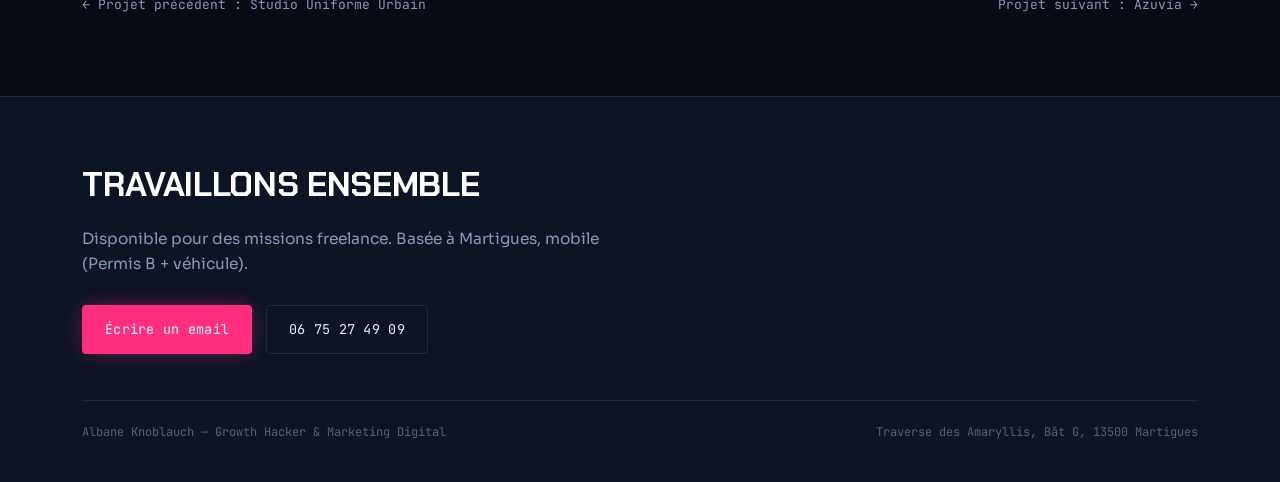
<file: projets/teach-io.html>
<!DOCTYPE html>
<html lang="fr">
<head>
<meta charset="UTF-8">
<meta name="viewport" content="width=device-width, initial-scale=1.0">
<title>Teatch.io — Albane Knoblauch</title>
<link rel="preconnect" href="https://fonts.googleapis.com">
<link rel="preconnect" href="https://fonts.gstatic.com" crossorigin>
<link href="https://fonts.googleapis.com/css2?family=Chakra+Petch:wght@400;500;600;700&family=Sora:wght@400;500;600;700;800&family=JetBrains+Mono:wght@400;500;600&display=swap" rel="stylesheet">
<link rel="stylesheet" href="../styles.css">
</head>
<body>

<nav class="sitenav">
  <div class="sitenav-inner">
    <a class="nav-name" href="../index.html">Albane Knoblauch</a>
    <ul class="nav-links">
      <li><a href="../index.html#projets">Projets</a></li>
      <li><a href="../index.html#creations">Créations perso</a></li>
      <li><a href="../index.html#contact">Contact</a></li>
    </ul>
  </div>
</nav>

<div class="shell">

  <a class="back-link reveal" href="../index.html">← Retour au portfolio</a>

  <header class="project-hero reveal">
    <div class="project-meta">
      <span class="meta-tag">Growth hacking</span>
      <span class="meta-tag">Prospection digitale</span>
      <span class="meta-tag">Landing page</span>
      <span class="meta-tag">Cas d'école</span>
    </div>
    <h1 class="project-title">Teatch.io</h1>
    <div class="project-sub">// Prospection, landing page &amp; contenu publicitaire</div>
    <p class="project-lead">Cas d'école mené à la Rocket School, avec un périmètre proche de Studio Uniforme Urbain — prospection et qualification de leads — complété cette fois par la création d'une landing page et de contenus visuels pour des campagnes publicitaires Facebook.</p>
  </header>

  <div class="brief-grid reveal">
    <div class="brief-card">
      <div class="label">Client</div>
      <div class="value">Teatch.io</div>
    </div>
    <div class="brief-card">
      <div class="label">Cadre</div>
      <div class="value">Cas d'école — Rocket School</div>
    </div>
    <div class="brief-card">
      <div class="label">Mon rôle</div>
      <div class="value">Prospection, landing page &amp; contenu publicitaire</div>
    </div>
  </div>

  <section class="block reveal">
    <h2>Le contexte</h2>
    <p>Teatch.io propose une formation courte (72h) pour devenir formateur professionnel : un programme destiné aux indépendants, salariés en reconversion ou entrepreneurs souhaitant transformer leur expertise en activité de formation. La marque a été lauréate French Tech 2022. L'objectif du brief était de générer des inscriptions au webinaire de découverte via une landing page dédiée et des campagnes de prospection et publicité ciblées.</p>
  </section>

  <section class="block reveal">
    <h2>Ma démarche</h2>
    <ul>
      <li><strong>Scraping :</strong> extraction de prospects via Lemlist et Phantombuster.</li>
      <li><strong>Enrichissement :</strong> complétion et fiabilisation des listes de contacts avec FullEnrich.</li>
      <li><strong>A/B testing :</strong> tests de variantes pour identifier les approches les plus performantes.</li>
      <li><strong>Tri manuel :</strong> qualification des leads un par un pour garantir la pertinence des listes finales.</li>
      <li><strong>Landing page :</strong> conception d'une page dédiée pour convertir le trafic généré par la prospection et les campagnes publicitaires.</li>
      <li><strong>Contenu publicitaire :</strong> création de visuels pour des campagnes Facebook Ads.</li>
    </ul>
  </section>

  <section class="block reveal">
    <h2>Le rendu</h2>
    <div class="media-frame"><img src="img/teatch-mockup.jpg" alt="Mockup de la landing page Teatch.io"></div>
    <div class="media-frame"><img src="img/teatch-landing.png" alt="Landing page Teatch.io en ligne"></div>
    <div class="media-row">
      <div class="media-frame"><img src="img/teatch-linkedin-banner.png" alt="Bannière LinkedIn Teatch.io"></div>
    </div>
    <div class="media-frame">
      <video controls preload="metadata" playsinline style="width:260px; aspect-ratio:9/16; max-height:460px; border-radius:calc(var(--radius) - 4px); display:block; background:#000;">
        <source src="img/teatch-video-pub-compressed.mp4" type="video/mp4">
        Votre navigateur ne supporte pas la lecture vidéo intégrée. <a href="img/teatch-video-pub-compressed.mp4" style="color:var(--teal-bright);">Télécharger la vidéo</a>.
      </video>
    </div>
  </section>

  <section class="block reveal">
    <h2>Ce que ce projet démontre</h2>
    <p>Une capacité à couvrir toute la chaîne d'acquisition — de la prospection sortante à la conversion sur une landing page dédiée — tout en produisant les visuels publicitaires nécessaires pour alimenter les campagnes.</p>
  </section>

  <nav class="project-nav reveal">
    <a href="studio-uniforme-urbain.html">← Projet précédent : Studio Uniforme Urbain</a>
    <a href="azuvia.html">Projet suivant : Azuvia →</a>
  </nav>

</div>

<footer id="contact">
  <div class="footer-inner">
    <h2>Travaillons ensemble</h2>
    <p class="lead">Disponible pour des missions freelance. Basée à Martigues, mobile (Permis B + véhicule).</p>
    <div class="footer-actions">
      <a class="btn btn-primary" href="mailto:albane.lobreau@gmail.com">Écrire un email</a>
      <a class="btn btn-ghost" href="tel:+33675274909">06 75 27 49 09</a>
    </div>
    <div class="footer-bottom">
      <span>Albane Knoblauch — Growth Hacker &amp; Marketing Digital</span>
      <span>Traverse des Amaryllis, Bât G, 13500 Martigues</span>
    </div>
  </div>
</footer>

<script>
const revealEls = document.querySelectorAll('.reveal');
if('IntersectionObserver' in window){
  const io = new IntersectionObserver((entries)=>{
    entries.forEach(e=>{ if(e.isIntersecting){ e.target.classList.add('in-view'); io.unobserve(e.target); } });
  }, {threshold:0.12});
  revealEls.forEach(el=> io.observe(el));
} else {
  revealEls.forEach(el=> el.classList.add('in-view'));
}
</script>
</body>
</html>
</file>
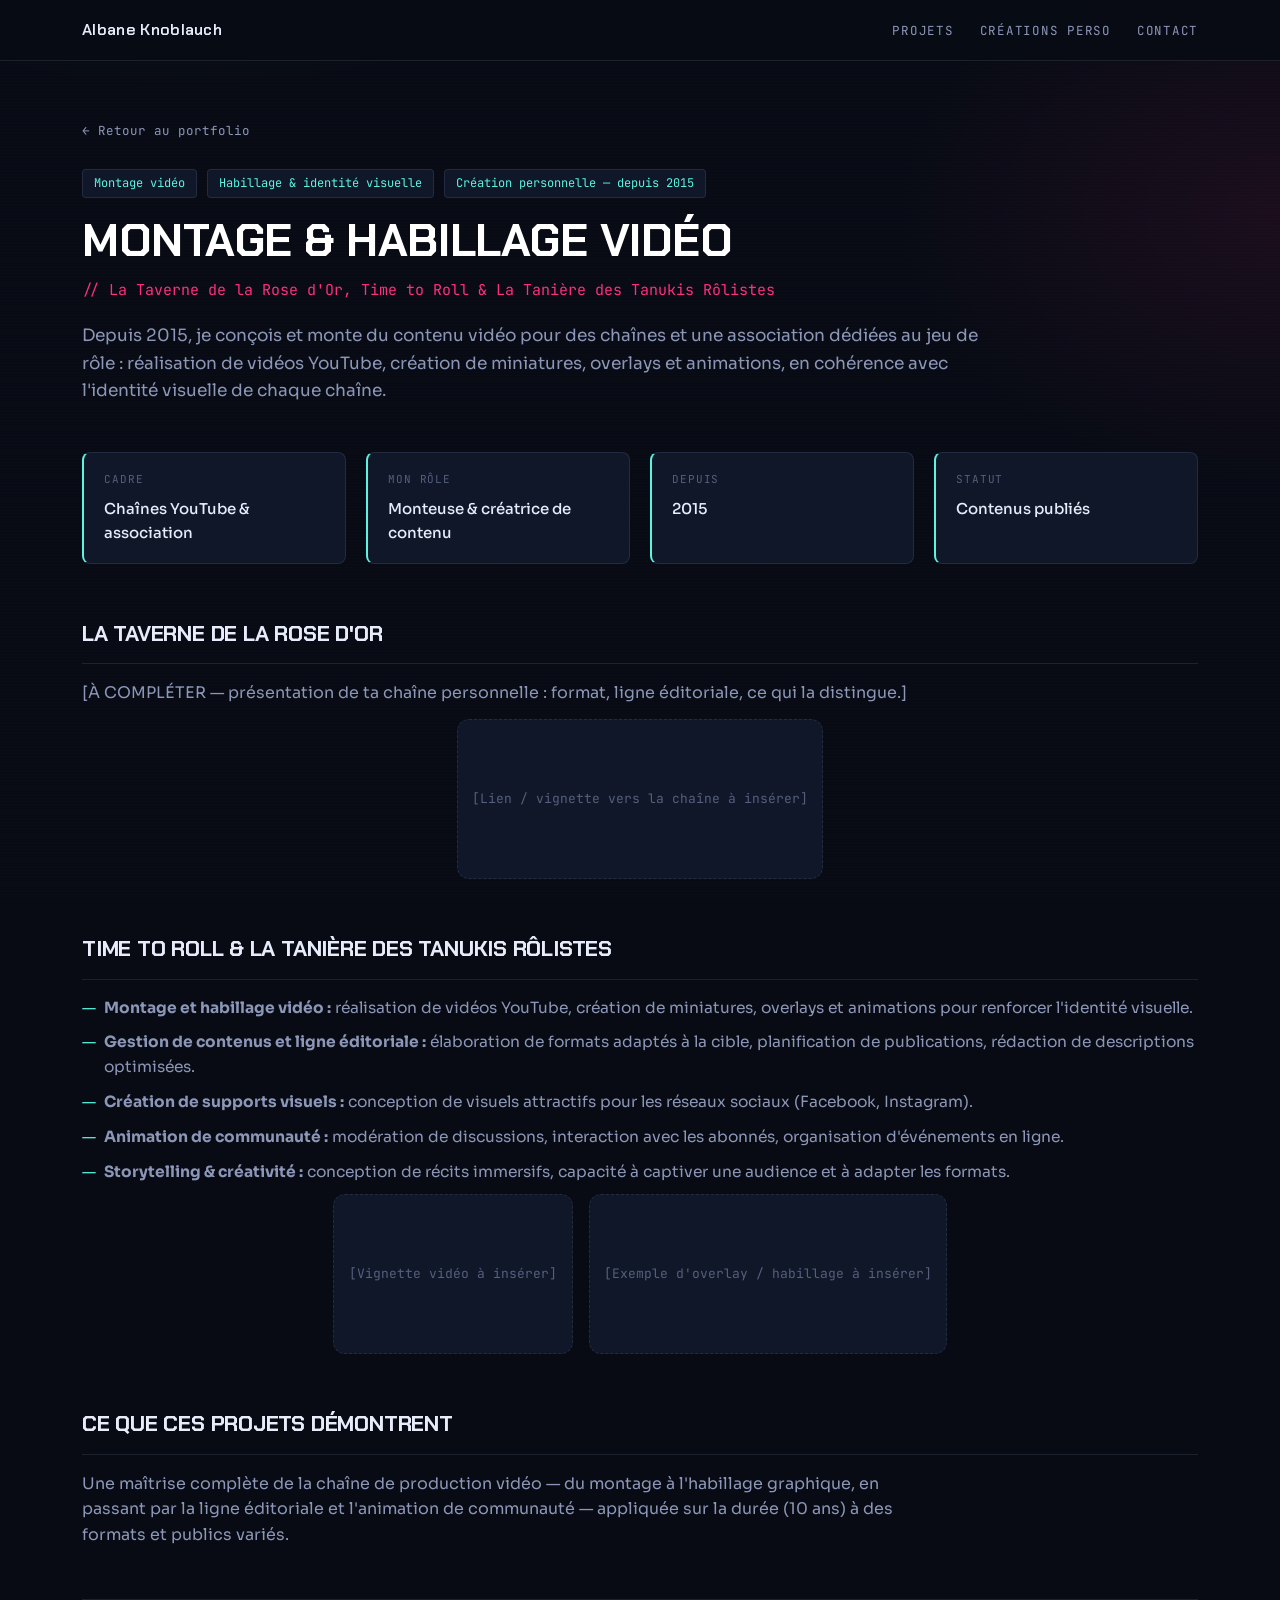
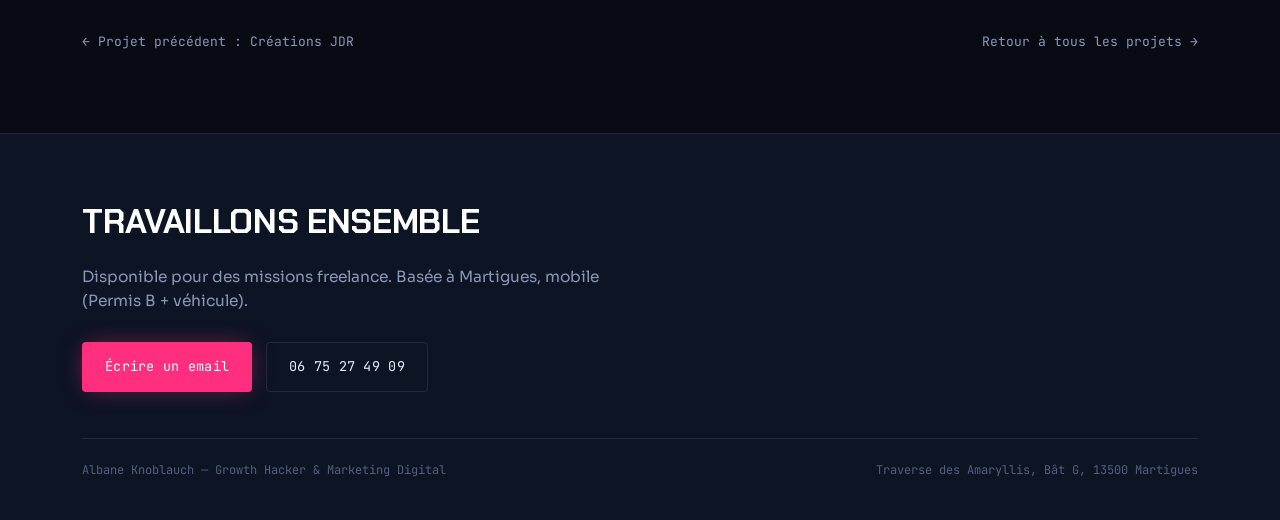
<file: projets/video-jdr.html>
<!DOCTYPE html>
<html lang="fr">
<head>
<meta charset="UTF-8">
<meta name="viewport" content="width=device-width, initial-scale=1.0">
<title>Montage vidéo — Albane Knoblauch</title>
<link rel="preconnect" href="https://fonts.googleapis.com">
<link rel="preconnect" href="https://fonts.gstatic.com" crossorigin>
<link href="https://fonts.googleapis.com/css2?family=Chakra+Petch:wght@400;500;600;700&family=Sora:wght@400;500;600;700;800&family=JetBrains+Mono:wght@400;500;600&display=swap" rel="stylesheet">
<link rel="stylesheet" href="../styles.css">
</head>
<body>

<nav class="sitenav">
  <div class="sitenav-inner">
    <a class="nav-name" href="../index.html">Albane Knoblauch</a>
    <ul class="nav-links">
      <li><a href="../index.html#projets">Projets</a></li>
      <li><a href="../index.html#creations">Créations perso</a></li>
      <li><a href="../index.html#contact">Contact</a></li>
    </ul>
  </div>
</nav>

<div class="shell">

  <a class="back-link reveal" href="../index.html">← Retour au portfolio</a>

  <header class="project-hero reveal">
    <div class="project-meta">
      <span class="meta-tag">Montage vidéo</span>
      <span class="meta-tag">Habillage &amp; identité visuelle</span>
      <span class="meta-tag">Création personnelle — depuis 2015</span>
    </div>
    <h1 class="project-title">Montage &amp; habillage vidéo</h1>
    <div class="project-sub">// La Taverne de la Rose d'Or, Time to Roll &amp; La Tanière des Tanukis Rôlistes</div>
    <p class="project-lead">Depuis 2015, je conçois et monte du contenu vidéo pour des chaînes et une association dédiées au jeu de rôle : réalisation de vidéos YouTube, création de miniatures, overlays et animations, en cohérence avec l'identité visuelle de chaque chaîne.</p>
  </header>

  <div class="brief-grid reveal">
    <div class="brief-card">
      <div class="label">Cadre</div>
      <div class="value">Chaînes YouTube &amp; association</div>
    </div>
    <div class="brief-card">
      <div class="label">Mon rôle</div>
      <div class="value">Monteuse &amp; créatrice de contenu</div>
    </div>
    <div class="brief-card">
      <div class="label">Depuis</div>
      <div class="value">2015</div>
    </div>
    <div class="brief-card">
      <div class="label">Statut</div>
      <div class="value">Contenus publiés</div>
    </div>
  </div>

  <section class="block reveal">
    <h2>La Taverne de la Rose d'Or</h2>
    <p>[À COMPLÉTER — présentation de ta chaîne personnelle : format, ligne éditoriale, ce qui la distingue.]</p>
    <div class="media-frame">[Lien / vignette vers la chaîne à insérer]</div>
  </section>

  <section class="block reveal">
    <h2>Time to Roll &amp; La Tanière des Tanukis Rôlistes</h2>
    <ul>
      <li><strong>Montage et habillage vidéo :</strong> réalisation de vidéos YouTube, création de miniatures, overlays et animations pour renforcer l'identité visuelle.</li>
      <li><strong>Gestion de contenus et ligne éditoriale :</strong> élaboration de formats adaptés à la cible, planification de publications, rédaction de descriptions optimisées.</li>
      <li><strong>Création de supports visuels :</strong> conception de visuels attractifs pour les réseaux sociaux (Facebook, Instagram).</li>
      <li><strong>Animation de communauté :</strong> modération de discussions, interaction avec les abonnés, organisation d'événements en ligne.</li>
      <li><strong>Storytelling &amp; créativité :</strong> conception de récits immersifs, capacité à captiver une audience et à adapter les formats.</li>
    </ul>
    <div class="media-row">
      <div class="media-frame">[Vignette vidéo à insérer]</div>
      <div class="media-frame">[Exemple d'overlay / habillage à insérer]</div>
    </div>
  </section>

  <section class="block reveal">
    <h2>Ce que ces projets démontrent</h2>
    <p>Une maîtrise complète de la chaîne de production vidéo — du montage à l'habillage graphique, en passant par la ligne éditoriale et l'animation de communauté — appliquée sur la durée (10 ans) à des formats et publics variés.</p>
  </section>

  <nav class="project-nav reveal">
    <a href="jdr-univers.html">← Projet précédent : Créations JDR</a>
    <a href="../index.html#projets">Retour à tous les projets →</a>
  </nav>

</div>

<footer id="contact">
  <div class="footer-inner">
    <h2>Travaillons ensemble</h2>
    <p class="lead">Disponible pour des missions freelance. Basée à Martigues, mobile (Permis B + véhicule).</p>
    <div class="footer-actions">
      <a class="btn btn-primary" href="mailto:albane.lobreau@gmail.com">Écrire un email</a>
      <a class="btn btn-ghost" href="tel:+33675274909">06 75 27 49 09</a>
    </div>
    <div class="footer-bottom">
      <span>Albane Knoblauch — Growth Hacker &amp; Marketing Digital</span>
      <span>Traverse des Amaryllis, Bât G, 13500 Martigues</span>
    </div>
  </div>
</footer>

<script>
const revealEls = document.querySelectorAll('.reveal');
if('IntersectionObserver' in window){
  const io = new IntersectionObserver((entries)=>{
    entries.forEach(e=>{ if(e.isIntersecting){ e.target.classList.add('in-view'); io.unobserve(e.target); } });
  }, {threshold:0.12});
  revealEls.forEach(el=> io.observe(el));
} else {
  revealEls.forEach(el=> el.classList.add('in-view'));
}
</script>
</body>
</html>
</file>
<file: styles.css>
:root{
  --paper:#080B14;
  --paper-alt:#0D1424;
  --card:#0F1729;
  --card-hi:#131D33;
  --ink:#E7ECFB;
  --ink-soft:#8C97B8;
  --ink-faint:#565F7D;
  --teal-deep:#0A2E2C;
  --teal:#22D9C4;
  --teal-bright:#5CF3E0;
  --coral:#FF2E7E;
  --coral-soft:rgba(255,46,126,0.12);
  --line: rgba(140,151,184,0.16);
  --radius: 12px;
  --shell-max: 1180px;
}
*{box-sizing:border-box;}
html{scroll-behavior:smooth;}
@media (prefers-reduced-motion: reduce){
  html{scroll-behavior:auto;}
  *{animation-duration:0.001ms !important; animation-iteration-count:1 !important; transition-duration:0.001ms !important;}
}
body{
  margin:0;
  background:
    radial-gradient(ellipse 900px 500px at 15% -10%, rgba(34,217,196,0.10), transparent 60%),
    radial-gradient(ellipse 700px 500px at 100% 10%, rgba(255,46,126,0.08), transparent 55%),
    var(--paper);
  color:var(--ink);
  font-family:'Sora', sans-serif;
  font-size:16px;
  line-height:1.6;
  -webkit-font-smoothing:antialiased;
  position:relative;
}
body::before{
  content:"";
  position:fixed; inset:0; pointer-events:none; z-index:1;
  background-image:repeating-linear-gradient(to bottom, rgba(231,236,251,0.025) 0px, rgba(231,236,251,0.025) 1px, transparent 1px, transparent 3px);
  opacity:0.5;
}
h1,h2,h3{ font-family:'Chakra Petch', sans-serif; margin:0; color:var(--ink); letter-spacing:-0.01em; }
.mono{ font-family:'JetBrains Mono', monospace; letter-spacing:0.02em; }
a{ color:inherit; }
ul{ margin:0; padding:0; }

/* NAV */
.sitenav{ position:sticky; top:0; z-index:50; background:rgba(8,11,20,0.82); backdrop-filter:blur(10px); border-bottom:1px solid var(--line); }
.sitenav-inner{ max-width:var(--shell-max); margin:0 auto; padding:0 32px; display:flex; align-items:center; justify-content:space-between; height:60px; }
.nav-name{ font-family:'Chakra Petch', sans-serif; font-weight:600; font-size:16px; letter-spacing:0.02em; text-decoration:none; }
.nav-links{ display:flex; gap:26px; list-style:none; margin:0; padding:0; }
.nav-links a{ text-decoration:none; font-size:12.5px; font-family:'JetBrains Mono', monospace; color:var(--ink-soft); text-transform:uppercase; letter-spacing:0.06em; padding-bottom:4px; border-bottom:1px solid transparent; transition:color .2s, border-color .2s, text-shadow .2s; }
.nav-links a:hover, .nav-links a.active{ color:var(--teal-bright); border-color:var(--teal); text-shadow:0 0 10px rgba(92,243,224,0.5); }
@media (max-width:900px){ .nav-links{display:none;} }

/* SHELL */
.shell{ max-width:var(--shell-max); margin:0 auto; padding:56px 32px 80px; position:relative; z-index:2; }
@media (max-width:900px){ .shell{ padding:36px 24px 60px; } }

/* HERO */
.eyebrow{ font-family:'JetBrains Mono', monospace; font-size:12.5px; color:var(--teal-bright); text-transform:uppercase; letter-spacing:0.12em; margin-bottom:18px; display:flex; align-items:center; gap:10px; }
.status-dot{ width:8px; height:8px; border-radius:50%; background:var(--teal-bright); box-shadow:0 0 0 0 rgba(92,243,224,0.55), 0 0 8px 1px rgba(92,243,224,0.8); animation:pulse 2.4s infinite; flex-shrink:0; }
@keyframes pulse{ 0%{box-shadow:0 0 0 0 rgba(92,243,224,0.45), 0 0 8px 1px rgba(92,243,224,0.8);} 70%{box-shadow:0 0 0 8px rgba(92,243,224,0), 0 0 8px 1px rgba(92,243,224,0.8);} 100%{box-shadow:0 0 0 0 rgba(92,243,224,0), 0 0 8px 1px rgba(92,243,224,0.8);} }
h1.name{ font-size:clamp(34px, 5vw, 54px); font-weight:700; line-height:1.02; text-transform:uppercase; color:#fff; text-shadow:0 0 24px rgba(34,217,196,0.35), 0 0 2px rgba(255,255,255,0.4); }
.role{ font-family:'JetBrains Mono', monospace; font-weight:500; font-size:clamp(13.5px, 1.6vw, 15.5px); color:var(--coral); margin-top:14px; text-transform:uppercase; letter-spacing:0.06em; }
.role::before{ content:"> "; opacity:0.7; }
.hero-rule{ margin:22px 0; height:1px; width:64px; background:linear-gradient(to right, var(--teal-bright), transparent); box-shadow:0 0 8px rgba(92,243,224,0.6); }
.bio{ max-width:64ch; color:var(--ink-soft); font-size:16.5px; }

/* SECTION */
.section{ margin-bottom:60px; }
.section-head{ display:flex; align-items:baseline; gap:16px; margin-bottom:32px; }
.section-num{ font-family:'JetBrains Mono', monospace; color:var(--coral); font-size:13px; }
.section-head h2{ font-size:clamp(22px,2.6vw,27px); font-weight:600; text-transform:uppercase; letter-spacing:0.01em; }
.section-line{ flex:1; height:1px; background:linear-gradient(to right, var(--line), transparent); }
.reveal{ opacity:0; transform:translateY(18px); transition:opacity .6s ease, transform .6s ease; }
.reveal.in-view{ opacity:1; transform:translateY(0); }

/* PROJECT CARDS (index grid) */
.project-grid{ display:grid; grid-template-columns:repeat(auto-fit, minmax(300px,1fr)); gap:22px; }
.project-card{ display:block; text-decoration:none; background:var(--card); border:1px solid var(--line); border-radius:var(--radius); padding:26px 26px 24px; transition:border-color .25s, transform .25s, box-shadow .25s; position:relative; overflow:hidden; }
.project-card:hover{ border-color:var(--teal); transform:translateY(-3px); box-shadow:0 12px 30px -14px rgba(34,217,196,0.35); }
.project-card .tag{ font-family:'JetBrains Mono', monospace; font-size:11px; color:var(--coral); text-transform:uppercase; letter-spacing:0.08em; margin-bottom:12px; display:inline-block; }
.project-card h3{ font-size:19px; margin-bottom:8px; }
.project-card p{ color:var(--ink-soft); font-size:14px; margin:0 0 16px; }
.project-card .arrow{ font-family:'JetBrains Mono', monospace; font-size:12.5px; color:var(--teal-bright); }

/* PILLS */
.pill-list{ display:flex; flex-wrap:wrap; gap:8px; }
.pill{ background:var(--card); border:1px solid var(--line); padding:6px 12px; border-radius:4px; font-size:13px; color:var(--ink-soft); transition:border-color .2s, color .2s; }
.pill:hover{ border-color:var(--teal); color:var(--ink); }

/* PROJECT PAGE SPECIFIC */
.project-hero{ margin-bottom:48px; }
.back-link{ display:inline-flex; align-items:center; gap:8px; font-family:'JetBrains Mono', monospace; font-size:12.5px; color:var(--ink-soft); text-decoration:none; margin-bottom:28px; transition:color .2s; }
.back-link:hover{ color:var(--teal-bright); }
.project-meta{ display:flex; flex-wrap:wrap; gap:10px; margin-bottom:18px; }
.meta-tag{ font-family:'JetBrains Mono', monospace; font-size:12px; color:var(--teal-bright); background:var(--card); border:1px solid var(--line); padding:4px 11px; border-radius:4px; }
.project-title{ font-size:clamp(30px,4.4vw,46px); font-weight:700; text-transform:uppercase; color:#fff; margin-bottom:14px; line-height:1.05; }
.project-sub{ font-family:'JetBrains Mono', monospace; font-size:15px; color:var(--coral); margin-bottom:20px; }
.project-lead{ max-width:70ch; color:var(--ink-soft); font-size:17px; }

.brief-grid{ display:grid; grid-template-columns:repeat(auto-fit, minmax(200px,1fr)); gap:20px; margin-bottom:52px; }
.brief-card{ background:var(--card); border:1px solid var(--line); border-left:2px solid var(--teal-bright); border-radius:8px; padding:18px 20px; }
.brief-card .label{ font-family:'JetBrains Mono', monospace; font-size:11px; text-transform:uppercase; letter-spacing:0.08em; color:var(--ink-faint); margin-bottom:8px; }
.brief-card .value{ font-size:15px; color:var(--ink); font-weight:500; }

.block{ margin-bottom:52px; }
.block h2{ font-size:22px; text-transform:uppercase; margin-bottom:16px; padding-bottom:12px; border-bottom:1px solid var(--line); }
.block p{ color:var(--ink-soft); font-size:16px; max-width:72ch; margin:0 0 14px; }
.block ul{ list-style:none; padding:0; }
.block ul li{ color:var(--ink-soft); font-size:15.5px; padding-left:22px; position:relative; margin-bottom:10px; }
.block ul li::before{ content:"—"; position:absolute; left:0; color:var(--teal-bright); }

.media-frame{ background:var(--card); border:1px dashed var(--line); border-radius:var(--radius); display:flex; align-items:center; justify-content:center; color:var(--ink-faint); font-family:'JetBrains Mono', monospace; font-size:13px; text-align:center; padding:14px; margin:0 auto 16px; width:fit-content; max-width:100%; min-height:160px; min-width:240px; }
.media-frame img{ display:block; max-width:420px; max-height:460px; width:auto; height:auto; border-radius:calc(var(--radius) - 4px); }
.media-row{ display:flex; flex-wrap:wrap; justify-content:center; gap:16px; margin-bottom:16px; }
.media-row .media-frame{ margin:0; }

.result-grid{ display:grid; grid-template-columns:repeat(auto-fit, minmax(160px,1fr)); gap:18px; }
.result-card{ background:var(--card-hi); border:1px solid var(--line); border-radius:8px; padding:20px; text-align:center; }
.result-card .num{ font-family:'Chakra Petch', sans-serif; font-size:30px; font-weight:700; color:var(--teal-bright); text-shadow:0 0 14px rgba(92,243,224,0.5); }
.result-card .lbl{ font-size:12.5px; color:var(--ink-faint); margin-top:6px; font-family:'JetBrains Mono', monospace; text-transform:uppercase; letter-spacing:0.04em; }

.project-nav{ display:flex; justify-content:space-between; gap:20px; padding-top:32px; border-top:1px solid var(--line); flex-wrap:wrap; }
.project-nav a{ font-family:'JetBrains Mono', monospace; font-size:13px; color:var(--ink-soft); text-decoration:none; transition:color .2s; }
.project-nav a:hover{ color:var(--teal-bright); }

/* FOOTER */
footer{ background:var(--paper-alt); color:var(--ink); padding:60px 0 40px; border-top:1px solid var(--line); position:relative; z-index:2; }
.footer-inner{ max-width:var(--shell-max); margin:0 auto; padding:0 32px; }
footer h2{ color:#fff; font-size:clamp(24px,3.6vw,34px); font-weight:700; text-transform:uppercase; margin-bottom:16px; }
footer p.lead{ color:var(--ink-soft); max-width:48ch; margin-bottom:28px; font-size:15.5px; }
.footer-actions{ display:flex; flex-wrap:wrap; gap:14px; margin-bottom:46px; }
.btn{ font-family:'JetBrains Mono', monospace; font-size:13.5px; padding:13px 22px; border-radius:4px; text-decoration:none; display:inline-flex; align-items:center; gap:8px; letter-spacing:0.02em; border:1px solid transparent; cursor:pointer; }
.btn-primary{ background:var(--coral); color:#fff; box-shadow:0 0 24px -6px rgba(255,46,126,0.6); }
.btn-primary:hover{ background:#ff5296; }
.btn-ghost{ background:transparent; color:var(--ink); border-color:var(--line); }
.btn-ghost:hover{ border-color:var(--teal); color:var(--teal-bright); }
.footer-bottom{ display:flex; flex-wrap:wrap; justify-content:space-between; gap:12px; padding-top:22px; border-top:1px solid var(--line); font-size:12px; color:var(--ink-faint); font-family:'JetBrains Mono', monospace; }
</file>
